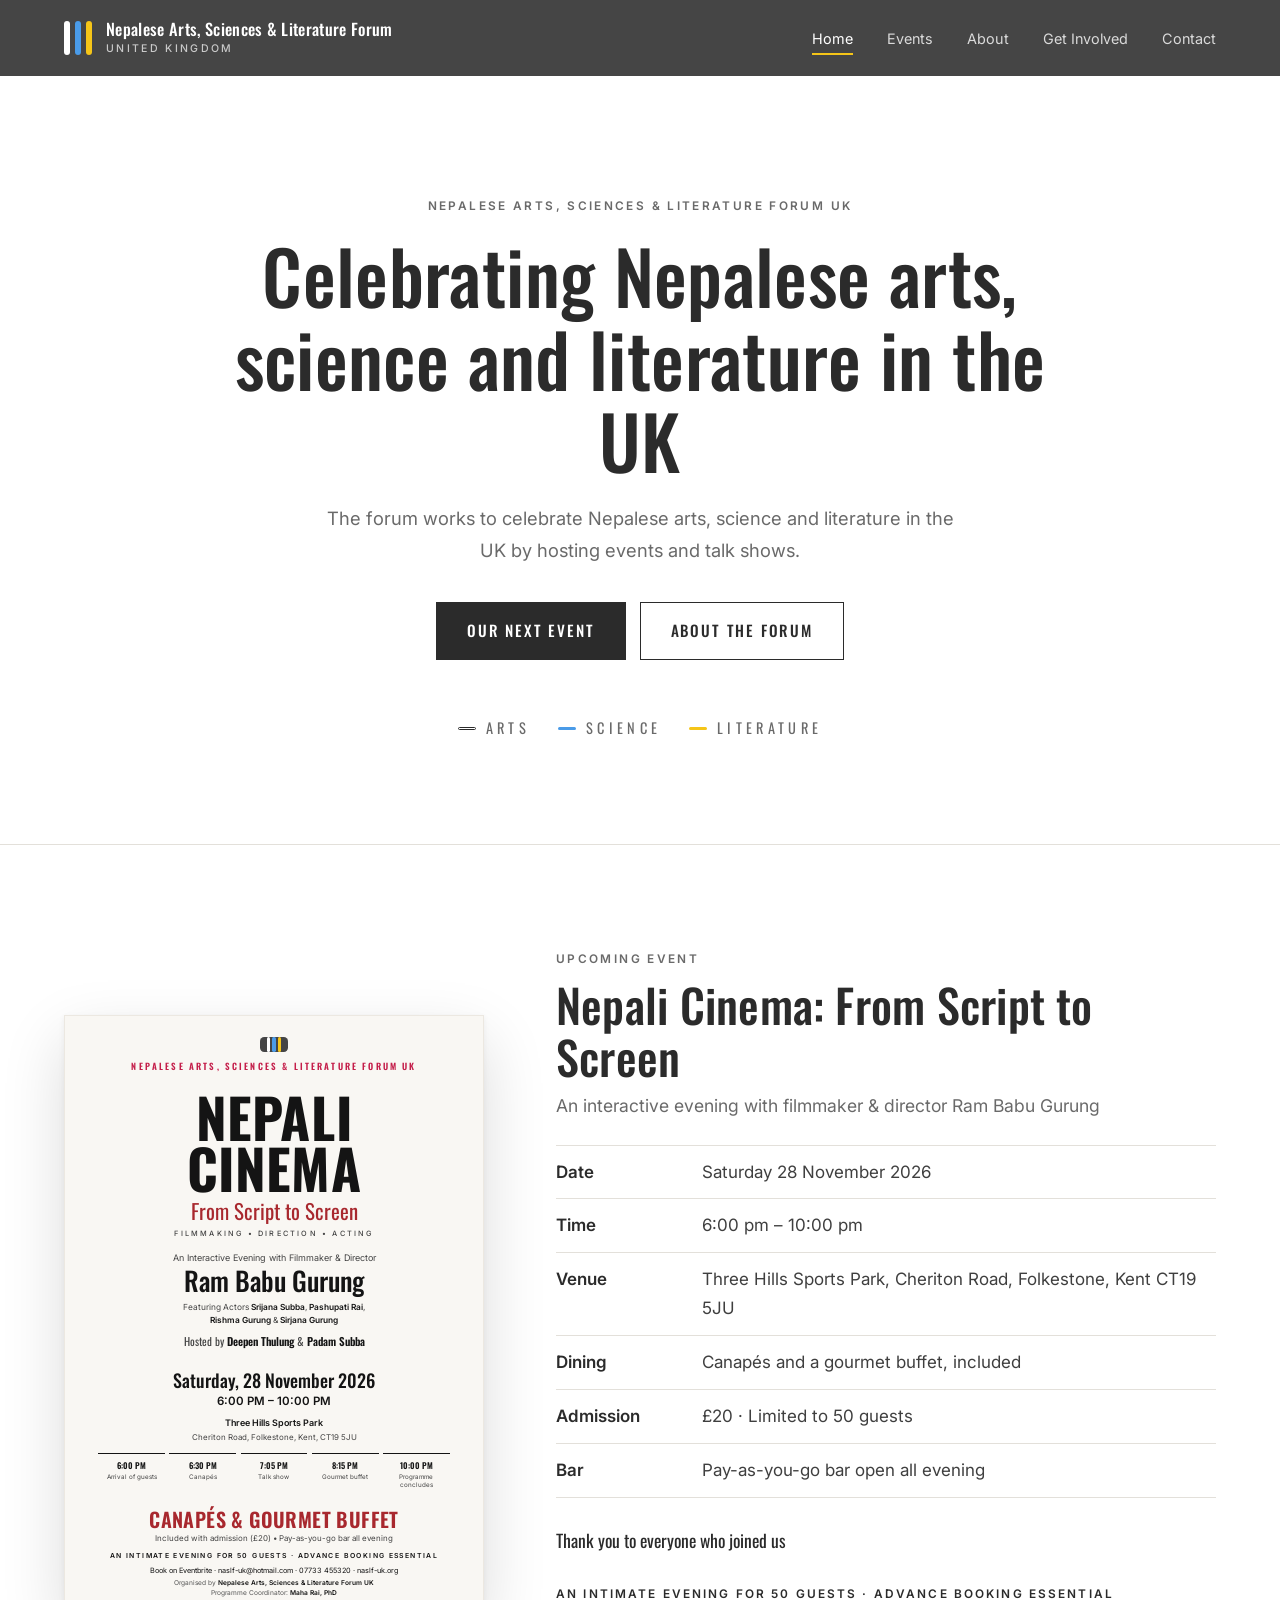
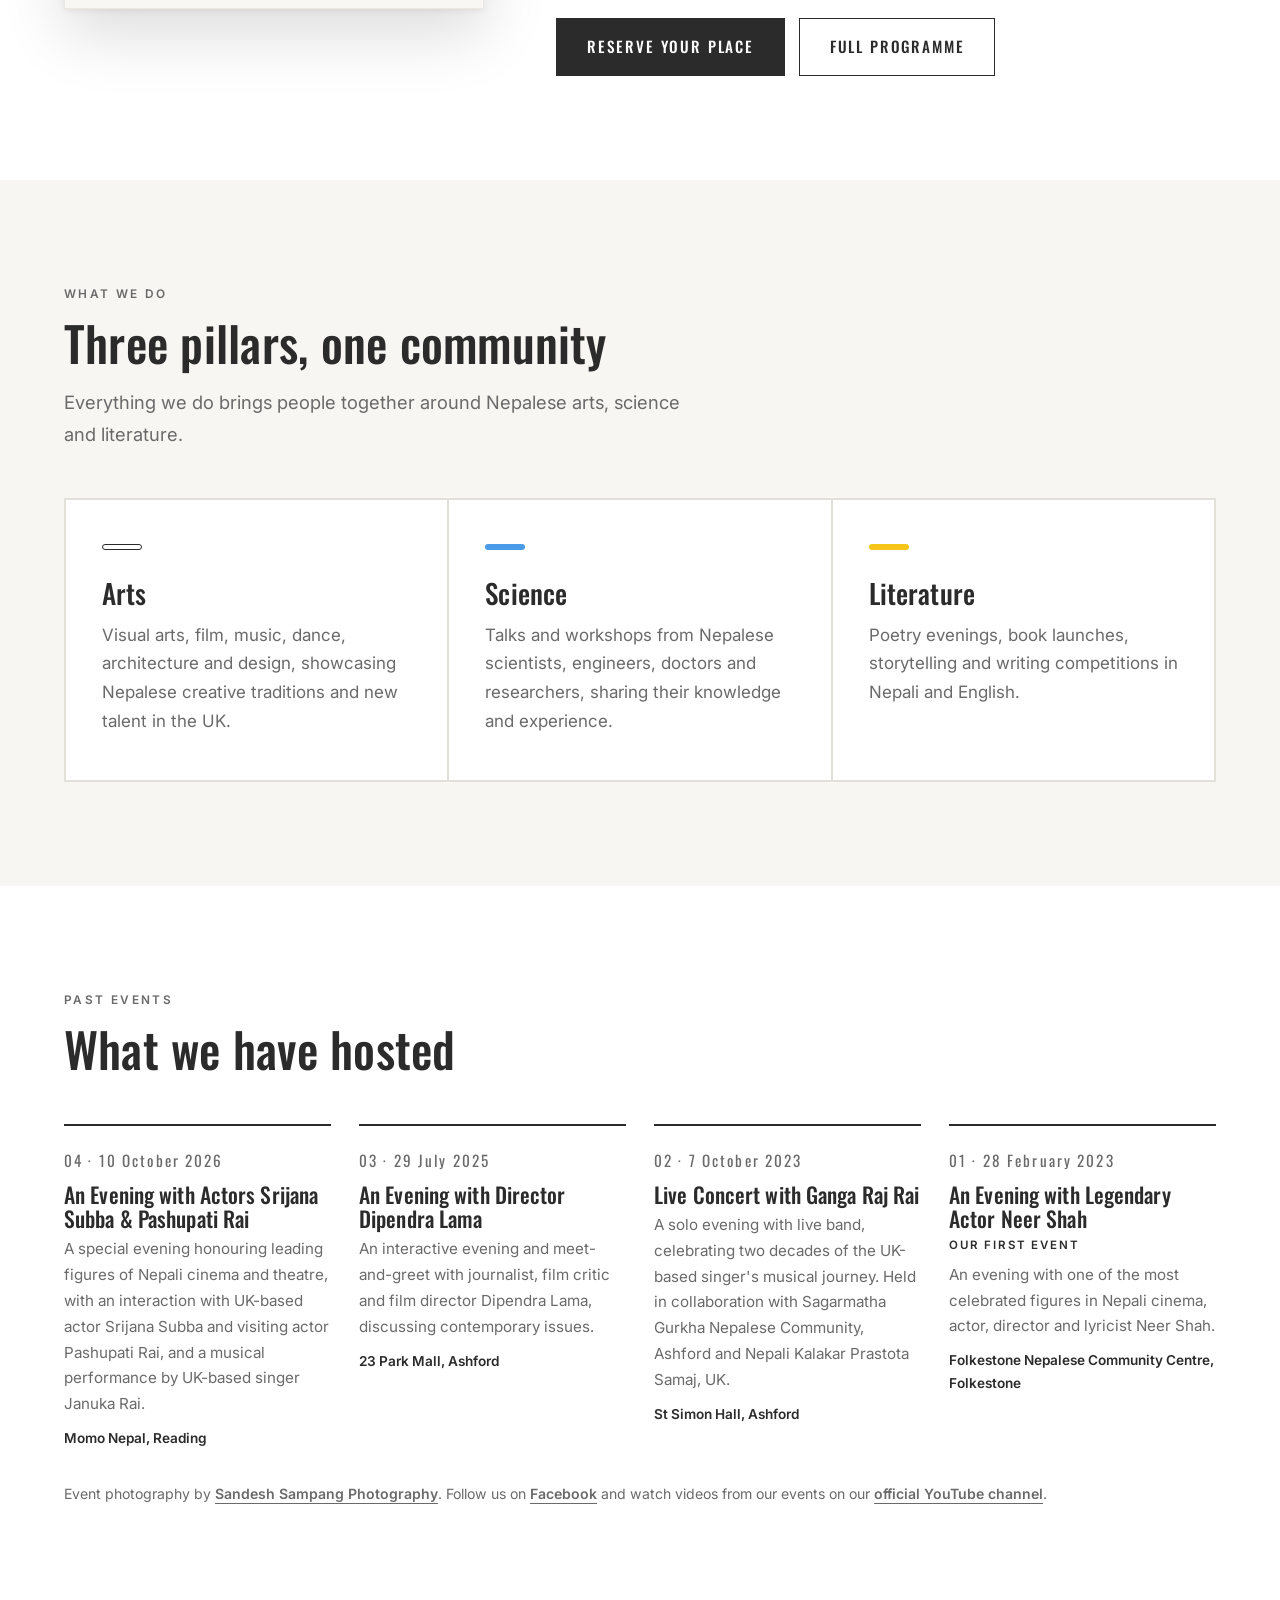
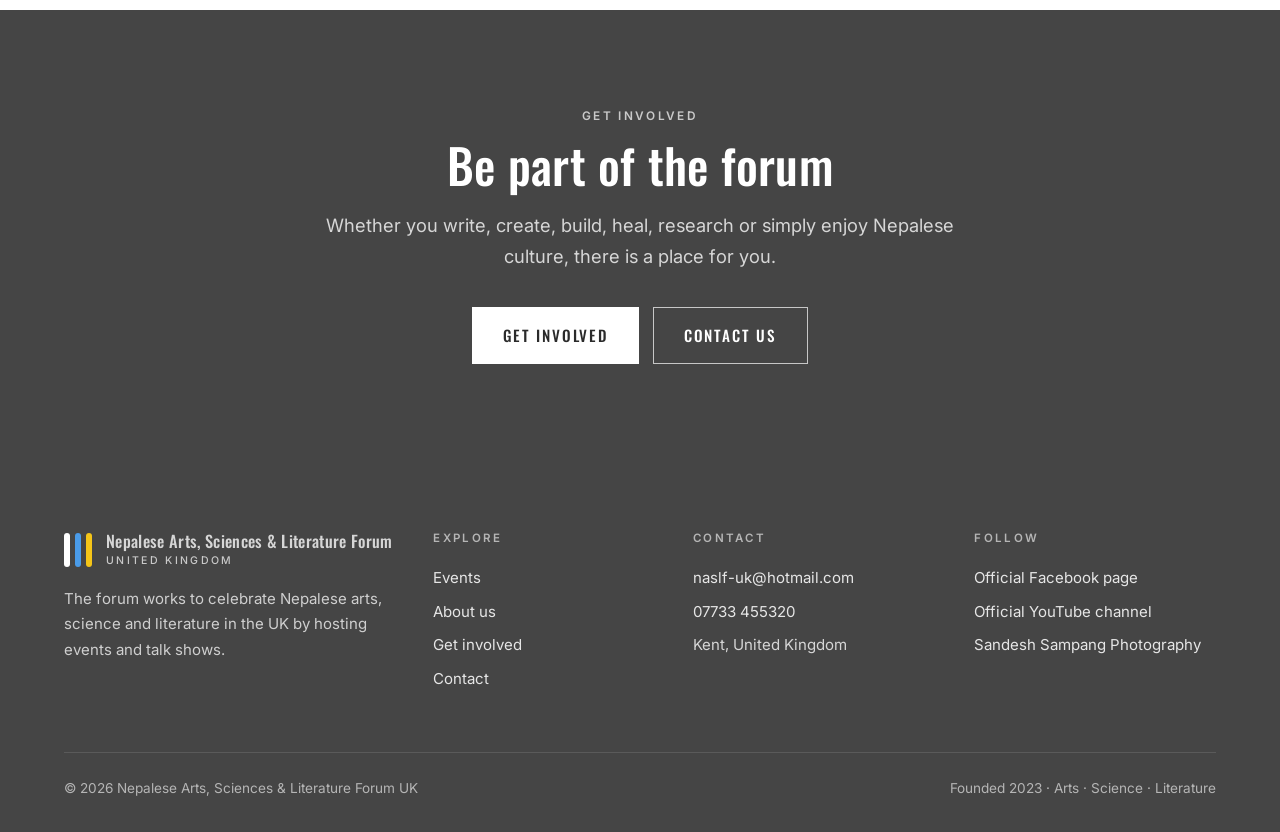
<file: index.html>
<!DOCTYPE html>
<html lang="en-GB">
<head>
  <!-- Home page. Design: style.css. Script: script.js.
       The header and footer are repeated on every page: if you change the menu, change it on every page. -->
  <meta charset="UTF-8">
  <meta name="viewport" content="width=device-width, initial-scale=1.0">
  <title>Nepalese Arts, Sciences & Literature Forum UK</title>
  <meta name="description" content="The forum works to celebrate Nepalese arts, science and literature in the UK by hosting events and talk shows.">
  <link rel="canonical" href="https://naslf-uk.org/">
  <meta property="og:type" content="website">
  <meta property="og:site_name" content="Nepalese Arts, Sciences & Literature Forum UK">
  <meta property="og:title" content="Nepalese Arts, Sciences & Literature Forum UK">
  <meta property="og:description" content="The forum works to celebrate Nepalese arts, science and literature in the UK by hosting events and talk shows.">
  <meta property="og:url" content="https://naslf-uk.org/">
  <meta name="theme-color" content="#454545">
  <link rel="icon" href="favicon.svg" type="image/svg+xml">
  <link rel="preconnect" href="https://fonts.googleapis.com">
  <link rel="preconnect" href="https://fonts.gstatic.com" crossorigin>
  <link href="https://fonts.googleapis.com/css2?family=Inter:wght@400;500;600&family=Oswald:wght@400;500;600;700&display=swap" rel="stylesheet">
  <link rel="stylesheet" href="style.css">
</head>
<body>

  <a class="skip-link" href="#main">Skip to content</a>

  <header class="site-header">
    <nav class="container nav" aria-label="Main">
      <a href="index.html" class="brand">
        <div class="logo-mark" aria-hidden="true"><span></span><span></span><span></span></div>
        <span class="brand-name">Nepalese Arts, Sciences &amp; Literature Forum<small>United Kingdom</small></span>
      </a>
      <button class="menu-btn" type="button" aria-label="Menu" aria-expanded="false" aria-controls="nav-links">
        <svg width="26" height="26" viewBox="0 0 24 24" fill="none" stroke="currentColor" stroke-width="2" stroke-linecap="round" aria-hidden="true"><path d="M3 6h18M3 12h18M3 18h18"/></svg>
      </button>
      <ul class="nav-links" id="nav-links">
          <li><a href="index.html" aria-current="page">Home</a></li>
          <li><a href="events.html">Events</a></li>
          <li><a href="about.html">About</a></li>
          <li><a href="get-involved.html">Get Involved</a></li>
          <li><a href="contact.html">Contact</a></li>
      </ul>
    </nav>
  </header>

  <main id="main">

    <section class="hero">
      <div class="container">
        <p class="eyebrow">Nepalese Arts, Sciences &amp; Literature Forum UK</p>
        <h1>Celebrating Nepalese arts, science and literature in the UK</h1>
        <p class="lead">The forum works to celebrate Nepalese arts, science and literature in the UK by hosting events and talk shows.</p>
        <div class="btn-row" style="justify-content:center">
          <a href="events.html" class="btn btn-dark">Our next event</a>
          <a href="about.html" class="btn btn-outline">About the forum</a>
        </div>
        <div class="pillar-words" aria-hidden="true">
          <span><i style="background:#fff;border:1.5px solid #2B2B2B"></i>Arts</span>
          <span><i style="background:var(--science)"></i>Science</span>
          <span><i style="background:var(--literature)"></i>Literature</span>
        </div>
      </div>
    </section>

    <section id="event">
      <div class="container feature">
        <div class="poster-wrap">
          <!-- EVENT POSTER: built in HTML so it stays sharp at any size -->
          <figure class="poster" aria-label="Event poster: Nepali Cinema, From Script to Screen. Saturday 28 November 2026, 6 to 10 pm, Three Hills Sports Park, Folkestone. Canapés and gourmet buffet included.">
            <div class="poster-inner">
              <span class="logo-tile" aria-hidden="true"><div class="logo-mark" aria-hidden="true"><span></span><span></span><span></span></div></span>
              <p class="p-forum">NEPALESE ARTS, SCIENCES &amp; LITERATURE FORUM UK</p>
              <div class="p-rule"></div>
              <p class="p-title">NEPALI<br>CINEMA</p>
              <p class="p-sub">From Script to Screen</p>
              <p class="p-tags">FILMMAKING • DIRECTION • ACTING</p>
              <p class="p-intro">An Interactive Evening with Filmmaker &amp; Director</p>
              <p class="p-name">Ram Babu Gurung</p>
              <p class="p-feat">Featuring Actors <strong>Srijana Subba</strong>, <strong>Pashupati Rai</strong>,<br><strong>Rishma Gurung</strong> &amp; <strong>Sirjana Gurung</strong></p>
              <p class="p-host">Hosted by <strong>Deepen Thulung</strong> &amp; <strong>Padam Subba</strong></p>
              <div class="p-line"></div>
              <p class="p-date">Saturday, 28 November 2026</p>
              <p class="p-time">6:00 PM – 10:00 PM</p>
              <p class="p-venue">Three Hills Sports Park</p>
              <p class="p-addr">Cheriton Road, Folkestone, Kent, CT19 5JU</p>
              <div class="p-order">
                <div><b>6:00 PM</b><span>Arrival of guests</span></div>
                <div><b>6:30 PM</b><span>Canapés</span></div>
                <div><b>7:05 PM</b><span>Talk show</span></div>
                <div><b>8:15 PM</b><span>Gourmet buffet</span></div>
                <div><b>10:00 PM</b><span>Programme concludes</span></div>
              </div>
              <div class="p-line"></div>
              <p class="p-price">CANAPÉS &amp; GOURMET BUFFET</p>
              <p class="p-inc">Included with admission (£20) • Pay-as-you-go bar all evening</p>
              <p class="p-reserve">AN INTIMATE EVENING FOR 50 GUESTS · ADVANCE BOOKING ESSENTIAL</p>
              <p class="p-contact">Book on Eventbrite · naslf-uk@hotmail.com · 07733 455320 · naslf-uk.org</p>
              <div class="p-foot">
                <p>Organised by <strong>Nepalese Arts, Sciences &amp; Literature Forum UK</strong></p>
                <p>Programme Coordinator: <strong>Maha Rai, PhD</strong></p>
              </div>
            </div>
          </figure>
        </div>
        <div>
          <p class="eyebrow">Upcoming event</p>
          <h2>Nepali Cinema: From Script to Screen</h2>
          <p class="subtitle">An interactive evening with filmmaker &amp; director Ram Babu Gurung</p>
          <dl class="facts">
            <div><dt>Date</dt><dd>Saturday 28 November 2026</dd></div>
            <div><dt>Time</dt><dd>6:00 pm – 10:00 pm</dd></div>
            <div><dt>Venue</dt><dd>Three Hills Sports Park, Cheriton Road, Folkestone, Kent CT19 5JU</dd></div>
            <div><dt>Dining</dt><dd>Canapés and a gourmet buffet, included</dd></div>
            <div><dt>Admission</dt><dd>£20 · Limited to 50 guests</dd></div>
            <div><dt>Bar</dt><dd>Pay-as-you-go bar open all evening</dd></div>
          </dl>
          <div class="countdown" data-countdown aria-label="Time until the event">
            <div><span data-days>--</span><small>Days</small></div>
            <div><span data-hours>--</span><small>Hours</small></div>
            <div><span data-mins>--</span><small>Minutes</small></div>
          </div>
          <p class="note">An intimate evening for 50 guests · Advance booking essential</p>
          <div class="btn-row">
            <a href="https://www.eventbrite.co.uk/e/nepali-cinema-from-script-to-screen-an-evening-with-ram-babu-gurung-tickets-2004977214822" target="_blank" rel="noopener" class="btn btn-dark">Reserve your place</a>
            <a href="events.html" class="btn btn-outline">Full programme</a>
          </div>
        </div>
      </div>
    </section>

    <section class="soft">
      <div class="container">
        <p class="eyebrow">What we do</p>
        <h2 class="section-title">Three pillars, one community</h2>
        <p class="lead">Everything we do brings people together around Nepalese arts, science and literature.</p>
        <div class="pillar-grid">
          <article class="pillar">
            <div class="pillar-bar bar-arts"></div>
            <h3>Arts</h3>
            <p>Visual arts, film, music, dance, architecture and design, showcasing Nepalese creative traditions and new talent in the UK.</p>
          </article>
          <article class="pillar">
            <div class="pillar-bar bar-science"></div>
            <h3>Science</h3>
            <p>Talks and workshops from Nepalese scientists, engineers, doctors and researchers, sharing their knowledge and experience.</p>
          </article>
          <article class="pillar">
            <div class="pillar-bar bar-literature"></div>
            <h3>Literature</h3>
            <p>Poetry evenings, book launches, storytelling and writing competitions in Nepali and English.</p>
          </article>
        </div>
      </div>
    </section>

    <section>
      <div class="container">
        <p class="eyebrow">Past events</p>
        <h2 class="section-title">What we have hosted</h2>
        <div class="past-grid">
          <!-- Add new past events at the START of this list -->
          <article class="past">
            <p class="past-num">04 · 10 October 2026</p>
            <h3>An Evening with Actors Srijana Subba &amp; Pashupati Rai</h3>
            <p>A special evening honouring leading figures of Nepali cinema and theatre, with an interaction with UK-based actor Srijana Subba and visiting actor Pashupati Rai, and a musical performance by UK-based singer Januka Rai.</p>
            <p class="past-place">Momo Nepal, Reading</p>
          </article>
          <article class="past">
            <p class="past-num">03 · 29 July 2025</p>
            <h3>An Evening with Director Dipendra Lama</h3>
            <p>An interactive evening and meet-and-greet with journalist, film critic and film director Dipendra Lama, discussing contemporary issues.</p>
            <p class="past-place">23 Park Mall, Ashford</p>
          </article>
          <article class="past">
            <p class="past-num">02 · 7 October 2023</p>
            <h3>Live Concert with Ganga Raj Rai</h3>
            <p>A solo evening with live band, celebrating two decades of the UK-based singer's musical journey. Held in collaboration with Sagarmatha Gurkha Nepalese Community, Ashford and Nepali Kalakar Prastota Samaj, UK.</p>
            <p class="past-place">St Simon Hall, Ashford</p>
          </article>
          <article class="past">
            <p class="past-num">01 · 28 February 2023</p>
            <h3>An Evening with Legendary Actor Neer Shah</h3>
            <p class="past-first">Our first event</p>
            <p>An evening with one of the most celebrated figures in Nepali cinema, actor, director and lyricist Neer Shah.</p>
            <p class="past-place">Folkestone Nepalese Community Centre, Folkestone</p>
          </article>
        </div>
        <p class="small-note" style="margin-top:32px">Event photography by <a href="https://www.facebook.com/profile.php?id=61596335881298" target="_blank" rel="noopener" class="text-link">Sandesh Sampang Photography</a>. Follow us on <a href="https://www.facebook.com/profile.php?id=61596669211249" target="_blank" rel="noopener" class="text-link">Facebook</a> and watch videos from our events on our <a href="https://www.youtube.com/@gangamusictv/videos" target="_blank" rel="noopener" class="text-link">official YouTube channel</a>.</p>
      </div>
    </section>

    <section class="band">
      <div class="container">
        <p class="eyebrow">Get involved</p>
        <h2 class="section-title">Be part of the forum</h2>
        <p class="lead">Whether you write, create, build, heal, research or simply enjoy Nepalese culture, there is a place for you.</p>
        <div class="btn-row" style="justify-content:center">
          <a href="get-involved.html" class="btn btn-light">Get involved</a>
          <a href="contact.html" class="btn btn-ghost">Contact us</a>
        </div>
      </div>
    </section>
  </main>

  <footer class="site-footer">
    <div class="container">
      <div class="footer-grid">
        <div class="footer-brand">
          <div class="brand"><div class="logo-mark" aria-hidden="true"><span></span><span></span><span></span></div><span class="brand-name">Nepalese Arts, Sciences &amp; Literature Forum<small>United Kingdom</small></span></div>
          <p>The forum works to celebrate Nepalese arts, science and literature in the UK by hosting events and talk shows.</p>
        </div>
        <div>
          <h4>Explore</h4>
          <ul>
            <li><a href="events.html">Events</a></li>
            <li><a href="about.html">About us</a></li>
            <li><a href="get-involved.html">Get involved</a></li>
            <li><a href="contact.html">Contact</a></li>
          </ul>
        </div>
        <div>
          <h4>Contact</h4>
          <ul>
            <li><a href="mailto:naslf-uk@hotmail.com">naslf-uk@hotmail.com</a></li>
            <li><a href="tel:07733455320">07733 455320</a></li>
            <li>Kent, United Kingdom</li>
          </ul>
        </div>
        <div>
          <h4>Follow</h4>
          <ul>
            <li><a href="https://www.facebook.com/profile.php?id=61596669211249" target="_blank" rel="noopener">Official Facebook page</a></li>
            <li><a href="https://www.youtube.com/@gangamusictv/videos" target="_blank" rel="noopener">Official YouTube channel</a></li>
            <li><a href="https://www.facebook.com/profile.php?id=61596335881298" target="_blank" rel="noopener">Sandesh Sampang Photography</a></li>
          </ul>
        </div>
      </div>
      <div class="footer-bottom">
        <span>&copy; <span data-year>2026</span> Nepalese Arts, Sciences &amp; Literature Forum UK</span>
        <span>Founded 2023 · Arts · Science · Literature</span>
      </div>
    </div>
  </footer>

  <script src="script.js"></script>
</body>
</html>
</file>
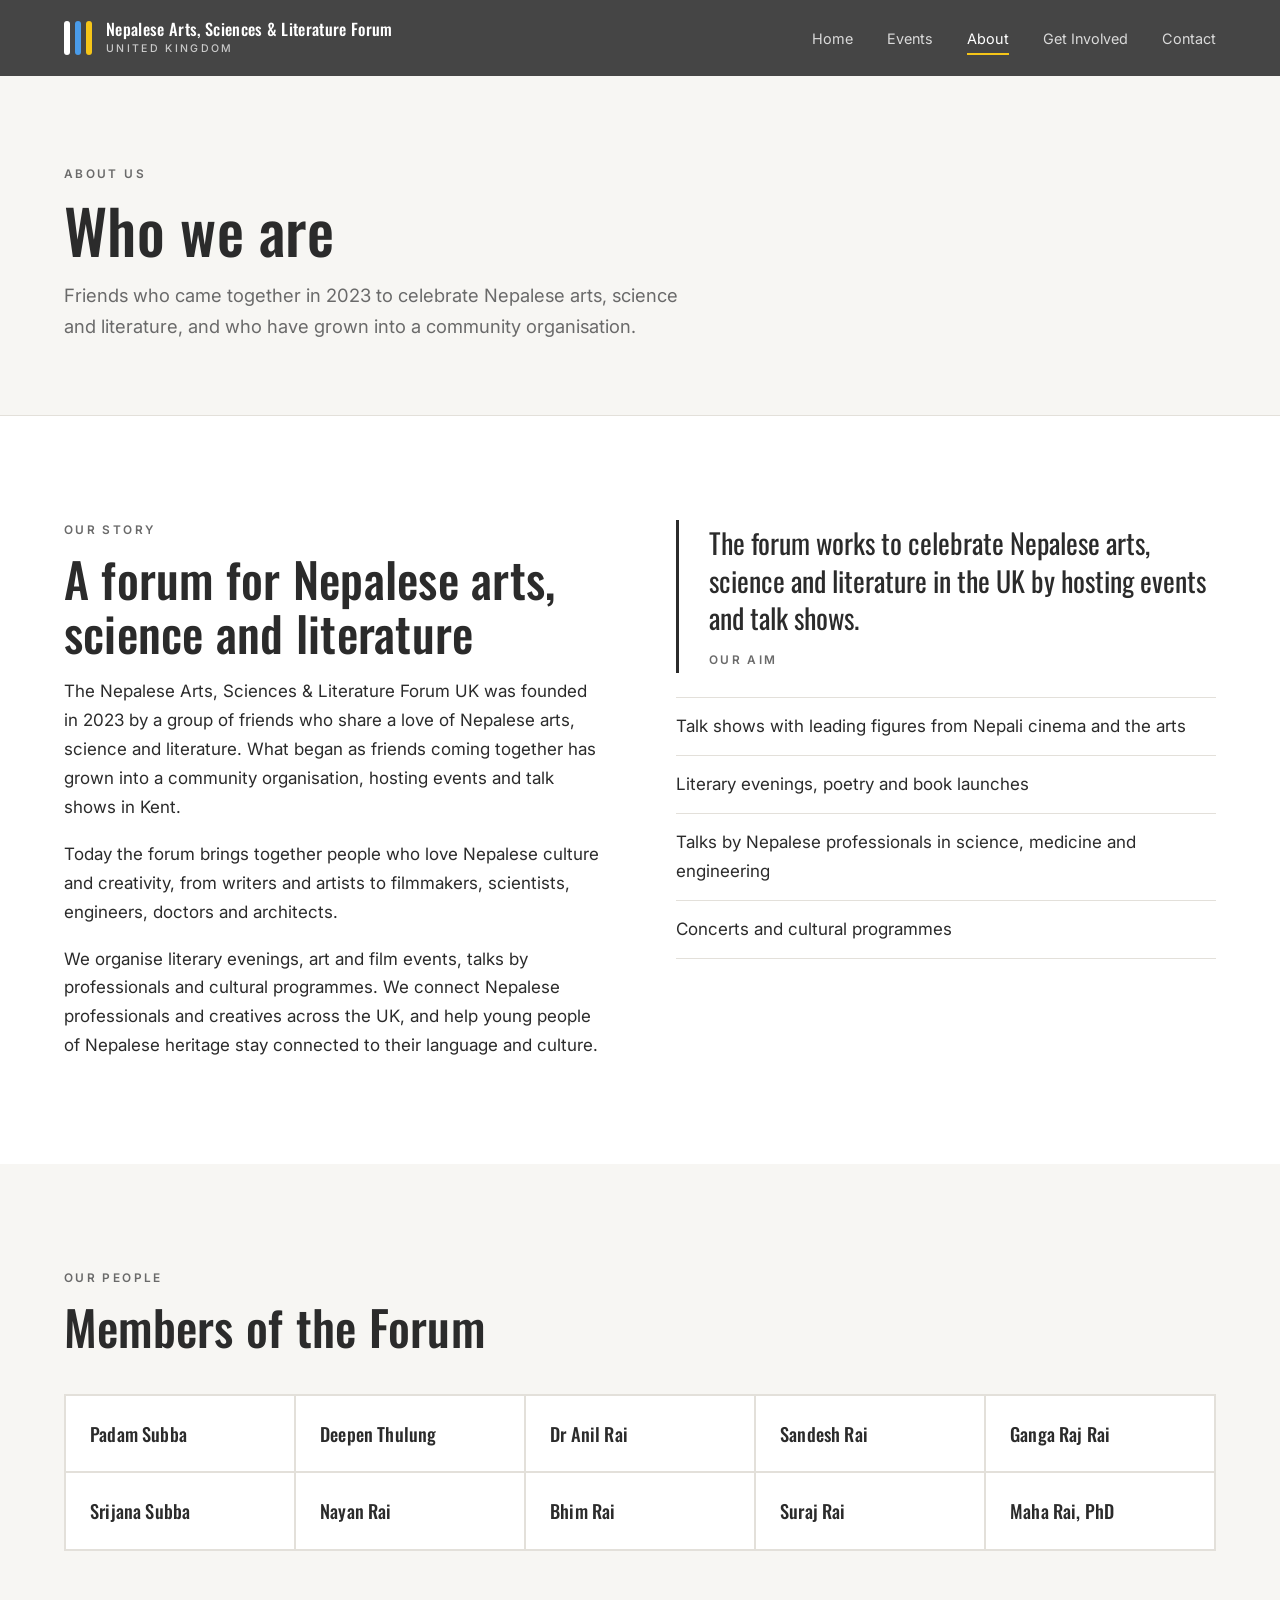
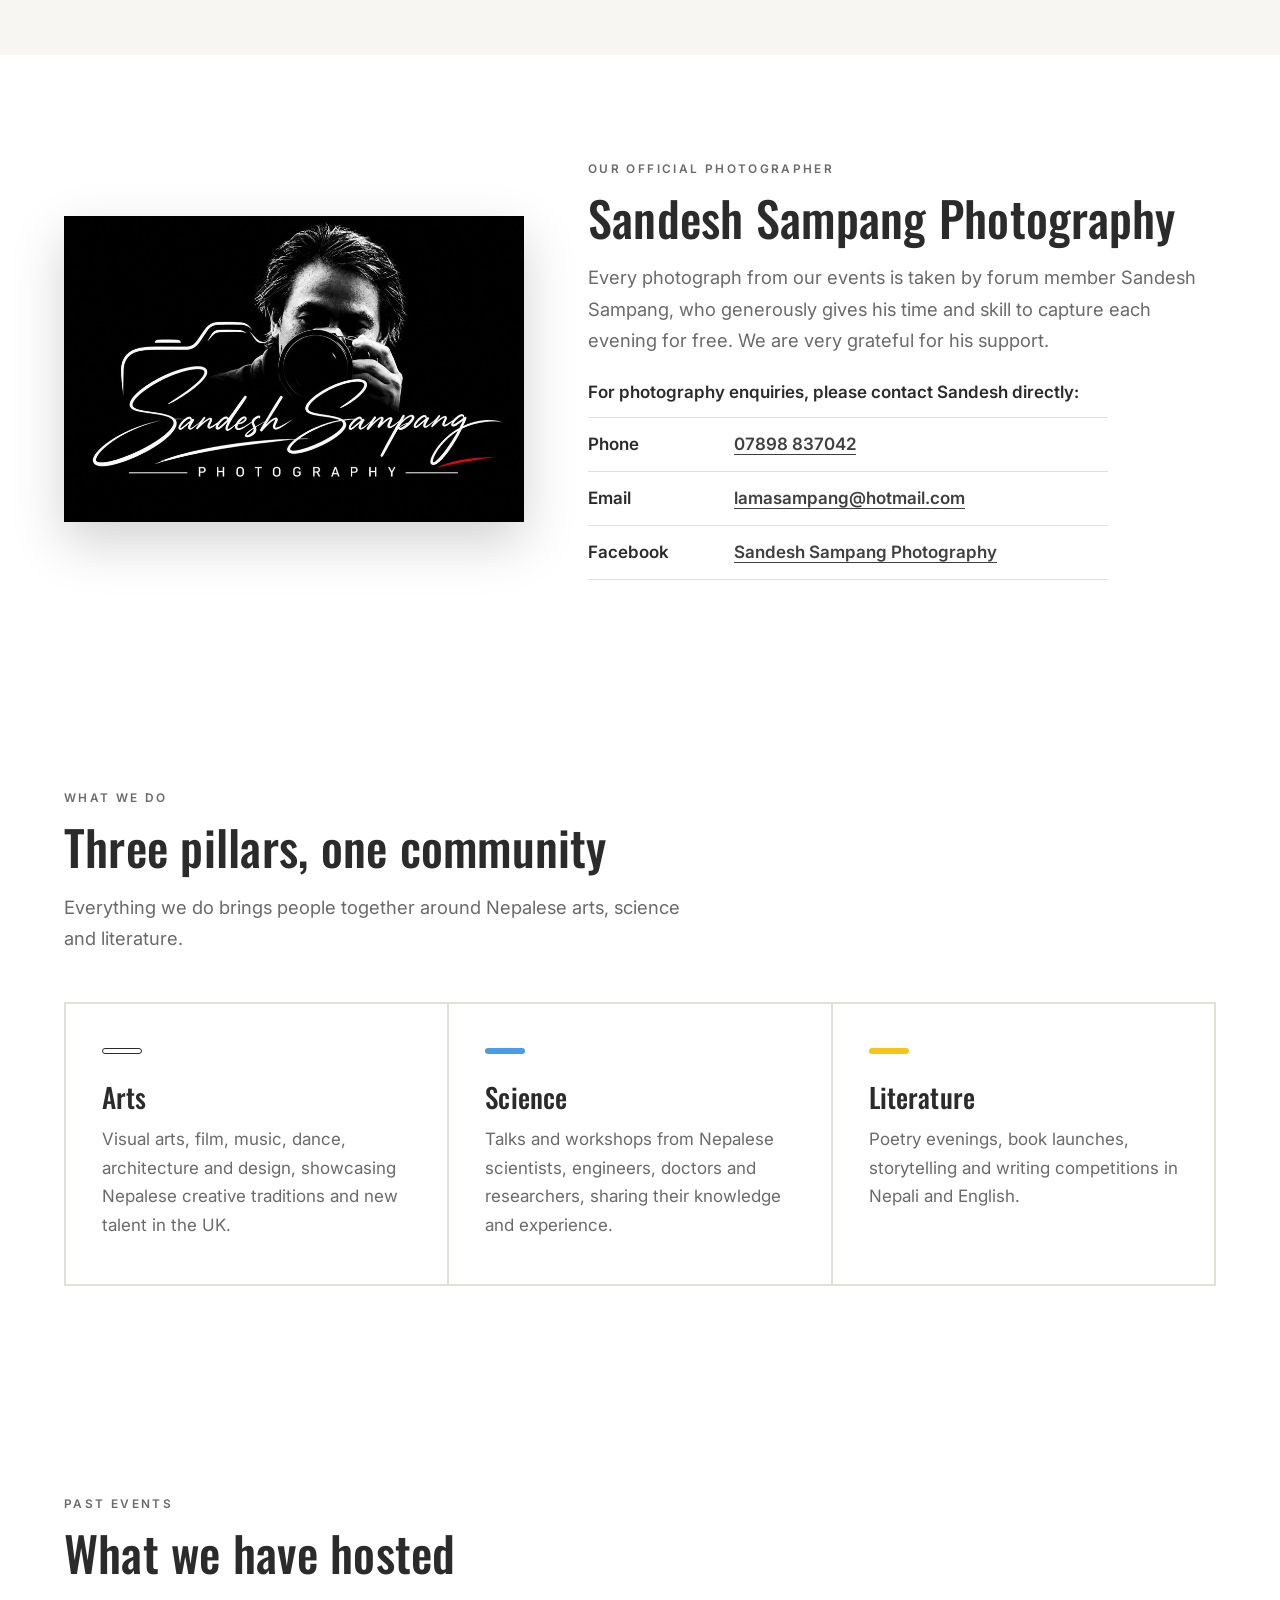
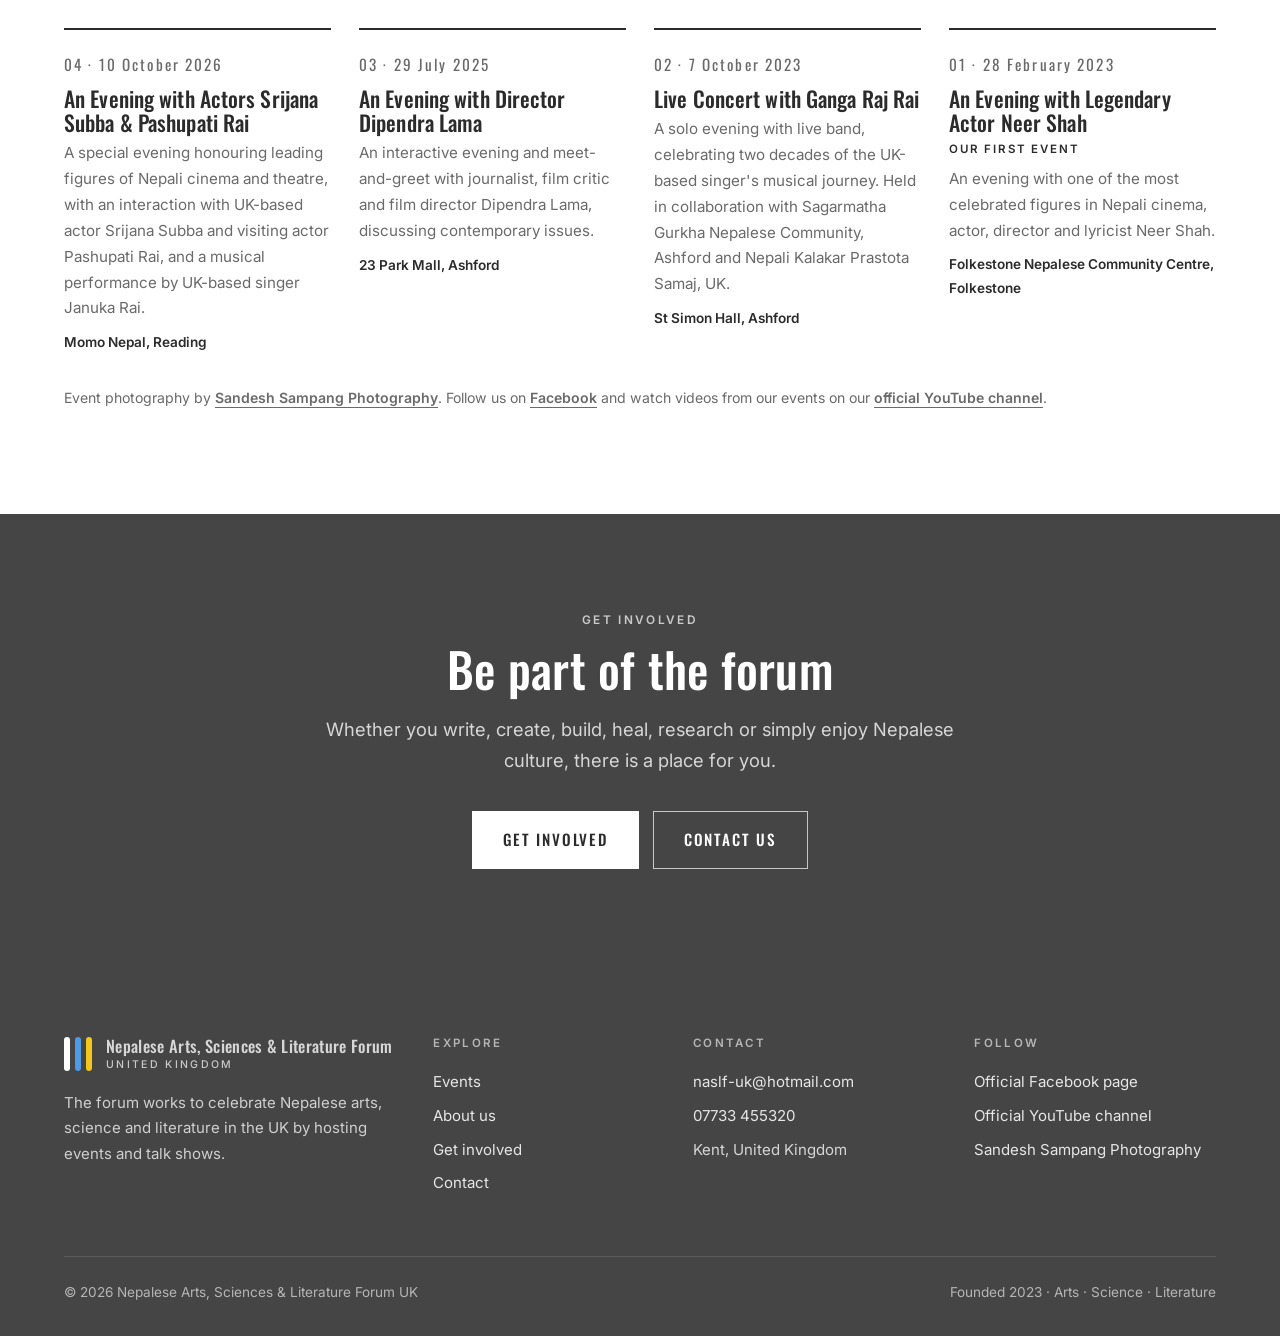
<file: about.html>
<!DOCTYPE html>
<html lang="en-GB">
<head>
  <!-- About page. Design: style.css. Script: script.js.
       The header and footer are repeated on every page: if you change the menu, change it on every page. -->
  <meta charset="UTF-8">
  <meta name="viewport" content="width=device-width, initial-scale=1.0">
  <title>About | Nepalese Arts, Sciences & Literature Forum UK</title>
  <meta name="description" content="Founded in 2023 by friends, now a community organisation celebrating Nepalese arts, science and literature in the UK.">
  <link rel="canonical" href="https://naslf-uk.org/about">
  <meta property="og:type" content="website">
  <meta property="og:site_name" content="Nepalese Arts, Sciences & Literature Forum UK">
  <meta property="og:title" content="About | Nepalese Arts, Sciences & Literature Forum UK">
  <meta property="og:description" content="Founded in 2023 by friends, now a community organisation celebrating Nepalese arts, science and literature in the UK.">
  <meta property="og:url" content="https://naslf-uk.org/about">
  <meta name="theme-color" content="#454545">
  <link rel="icon" href="favicon.svg" type="image/svg+xml">
  <link rel="preconnect" href="https://fonts.googleapis.com">
  <link rel="preconnect" href="https://fonts.gstatic.com" crossorigin>
  <link href="https://fonts.googleapis.com/css2?family=Inter:wght@400;500;600&family=Oswald:wght@400;500;600;700&display=swap" rel="stylesheet">
  <link rel="stylesheet" href="style.css">
</head>
<body>

  <a class="skip-link" href="#main">Skip to content</a>

  <header class="site-header">
    <nav class="container nav" aria-label="Main">
      <a href="index.html" class="brand">
        <div class="logo-mark" aria-hidden="true"><span></span><span></span><span></span></div>
        <span class="brand-name">Nepalese Arts, Sciences &amp; Literature Forum<small>United Kingdom</small></span>
      </a>
      <button class="menu-btn" type="button" aria-label="Menu" aria-expanded="false" aria-controls="nav-links">
        <svg width="26" height="26" viewBox="0 0 24 24" fill="none" stroke="currentColor" stroke-width="2" stroke-linecap="round" aria-hidden="true"><path d="M3 6h18M3 12h18M3 18h18"/></svg>
      </button>
      <ul class="nav-links" id="nav-links">
          <li><a href="index.html">Home</a></li>
          <li><a href="events.html">Events</a></li>
          <li><a href="about.html" aria-current="page">About</a></li>
          <li><a href="get-involved.html">Get Involved</a></li>
          <li><a href="contact.html">Contact</a></li>
      </ul>
    </nav>
  </header>

  <main id="main">

    <section class="page-head">
      <div class="container">
        <p class="eyebrow">About us</p>
        <h1>Who we are</h1>
        <p class="lead">Friends who came together in 2023 to celebrate Nepalese arts, science and literature, and who have grown into a community organisation.</p>
      </div>
    </section>

    <section>
      <div class="container two-col">
        <div class="prose">
          <p class="eyebrow">Our story</p>
          <h2 class="section-title">A forum for Nepalese arts, science and literature</h2>
          <p>The Nepalese Arts, Sciences &amp; Literature Forum UK was founded in 2023 by a group of friends who share a love of Nepalese arts, science and literature. What began as friends coming together has grown into a community organisation, hosting events and talk shows in Kent.</p>
          <p>Today the forum brings together people who love Nepalese culture and creativity, from writers and artists to filmmakers, scientists, engineers, doctors and architects.</p>
          <p>We organise literary evenings, art and film events, talks by professionals and cultural programmes. We connect Nepalese professionals and creatives across the UK, and help young people of Nepalese heritage stay connected to their language and culture.</p>
        </div>
        <div>
          <blockquote class="aim">The forum works to celebrate Nepalese arts, science and literature in the UK by hosting events and talk shows.<small>Our aim</small></blockquote>
          <ul class="activity-list">
            <li>Talk shows with leading figures from Nepali cinema and the arts</li>
            <li>Literary evenings, poetry and book launches</li>
            <li>Talks by Nepalese professionals in science, medicine and engineering</li>
            <li>Concerts and cultural programmes</li>
          </ul>
        </div>
      </div>
    </section>


    <section class="soft" id="members">
      <div class="container">
        <p class="eyebrow">Our people</p>
        <h2 class="section-title">Members of the Forum</h2>
        <!-- To add a member, copy one <li> line and change the name -->
        <ul class="member-grid">
          <li>Padam Subba</li>
          <li>Deepen Thulung</li>
          <li>Dr Anil Rai</li>
          <li>Sandesh Rai</li>
          <li>Ganga Raj Rai</li>
          <li>Srijana Subba</li>
          <li>Nayan Rai</li>
          <li>Bhim Rai</li>
          <li>Suraj Rai</li>
          <li>Maha Rai, PhD</li>
        </ul>
      </div>
    </section>

    <section id="photographer">
      <div class="container photog">
        <div class="photog-logo">
          <img src="sandesh-sampang-photography.jpg" alt="Sandesh Sampang Photography logo" width="900" height="600" loading="lazy">
        </div>
        <div>
          <p class="eyebrow">Our official photographer</p>
          <h2 class="section-title">Sandesh Sampang Photography</h2>
          <p class="lead">Every photograph from our events is taken by forum member Sandesh Sampang, who generously gives his time and skill to capture each evening for free. We are very grateful for his support.</p>
          <p class="photog-ask">For photography enquiries, please contact Sandesh directly:</p>
          <dl class="facts photog-facts">
            <div><dt>Phone</dt><dd><a href="tel:07898837042" class="text-link">07898 837042</a></dd></div>
            <div><dt>Email</dt><dd><a href="mailto:lamasampang@hotmail.com" class="text-link">lamasampang@hotmail.com</a></dd></div>
            <div><dt>Facebook</dt><dd><a href="https://www.facebook.com/profile.php?id=61596335881298" target="_blank" rel="noopener" class="text-link">Sandesh Sampang Photography</a></dd></div>
          </dl>
        </div>
      </div>
    </section>
    <section>
      <div class="container">
        <p class="eyebrow">What we do</p>
        <h2 class="section-title">Three pillars, one community</h2>
        <p class="lead">Everything we do brings people together around Nepalese arts, science and literature.</p>
        <div class="pillar-grid">
          <article class="pillar">
            <div class="pillar-bar bar-arts"></div>
            <h3>Arts</h3>
            <p>Visual arts, film, music, dance, architecture and design, showcasing Nepalese creative traditions and new talent in the UK.</p>
          </article>
          <article class="pillar">
            <div class="pillar-bar bar-science"></div>
            <h3>Science</h3>
            <p>Talks and workshops from Nepalese scientists, engineers, doctors and researchers, sharing their knowledge and experience.</p>
          </article>
          <article class="pillar">
            <div class="pillar-bar bar-literature"></div>
            <h3>Literature</h3>
            <p>Poetry evenings, book launches, storytelling and writing competitions in Nepali and English.</p>
          </article>
        </div>
      </div>
    </section>

    <section>
      <div class="container">
        <p class="eyebrow">Past events</p>
        <h2 class="section-title">What we have hosted</h2>
        <div class="past-grid">
          <!-- Add new past events at the START of this list -->
          <article class="past">
            <p class="past-num">04 · 10 October 2026</p>
            <h3>An Evening with Actors Srijana Subba &amp; Pashupati Rai</h3>
            <p>A special evening honouring leading figures of Nepali cinema and theatre, with an interaction with UK-based actor Srijana Subba and visiting actor Pashupati Rai, and a musical performance by UK-based singer Januka Rai.</p>
            <p class="past-place">Momo Nepal, Reading</p>
          </article>
          <article class="past">
            <p class="past-num">03 · 29 July 2025</p>
            <h3>An Evening with Director Dipendra Lama</h3>
            <p>An interactive evening and meet-and-greet with journalist, film critic and film director Dipendra Lama, discussing contemporary issues.</p>
            <p class="past-place">23 Park Mall, Ashford</p>
          </article>
          <article class="past">
            <p class="past-num">02 · 7 October 2023</p>
            <h3>Live Concert with Ganga Raj Rai</h3>
            <p>A solo evening with live band, celebrating two decades of the UK-based singer's musical journey. Held in collaboration with Sagarmatha Gurkha Nepalese Community, Ashford and Nepali Kalakar Prastota Samaj, UK.</p>
            <p class="past-place">St Simon Hall, Ashford</p>
          </article>
          <article class="past">
            <p class="past-num">01 · 28 February 2023</p>
            <h3>An Evening with Legendary Actor Neer Shah</h3>
            <p class="past-first">Our first event</p>
            <p>An evening with one of the most celebrated figures in Nepali cinema, actor, director and lyricist Neer Shah.</p>
            <p class="past-place">Folkestone Nepalese Community Centre, Folkestone</p>
          </article>
        </div>
        <p class="small-note" style="margin-top:32px">Event photography by <a href="https://www.facebook.com/profile.php?id=61596335881298" target="_blank" rel="noopener" class="text-link">Sandesh Sampang Photography</a>. Follow us on <a href="https://www.facebook.com/profile.php?id=61596669211249" target="_blank" rel="noopener" class="text-link">Facebook</a> and watch videos from our events on our <a href="https://www.youtube.com/@gangamusictv/videos" target="_blank" rel="noopener" class="text-link">official YouTube channel</a>.</p>
      </div>
    </section>

    <section class="band">
      <div class="container">
        <p class="eyebrow">Get involved</p>
        <h2 class="section-title">Be part of the forum</h2>
        <p class="lead">Whether you write, create, build, heal, research or simply enjoy Nepalese culture, there is a place for you.</p>
        <div class="btn-row" style="justify-content:center">
          <a href="get-involved.html" class="btn btn-light">Get involved</a>
          <a href="contact.html" class="btn btn-ghost">Contact us</a>
        </div>
      </div>
    </section>
  </main>

  <footer class="site-footer">
    <div class="container">
      <div class="footer-grid">
        <div class="footer-brand">
          <div class="brand"><div class="logo-mark" aria-hidden="true"><span></span><span></span><span></span></div><span class="brand-name">Nepalese Arts, Sciences &amp; Literature Forum<small>United Kingdom</small></span></div>
          <p>The forum works to celebrate Nepalese arts, science and literature in the UK by hosting events and talk shows.</p>
        </div>
        <div>
          <h4>Explore</h4>
          <ul>
            <li><a href="events.html">Events</a></li>
            <li><a href="about.html">About us</a></li>
            <li><a href="get-involved.html">Get involved</a></li>
            <li><a href="contact.html">Contact</a></li>
          </ul>
        </div>
        <div>
          <h4>Contact</h4>
          <ul>
            <li><a href="mailto:naslf-uk@hotmail.com">naslf-uk@hotmail.com</a></li>
            <li><a href="tel:07733455320">07733 455320</a></li>
            <li>Kent, United Kingdom</li>
          </ul>
        </div>
        <div>
          <h4>Follow</h4>
          <ul>
            <li><a href="https://www.facebook.com/profile.php?id=61596669211249" target="_blank" rel="noopener">Official Facebook page</a></li>
            <li><a href="https://www.youtube.com/@gangamusictv/videos" target="_blank" rel="noopener">Official YouTube channel</a></li>
            <li><a href="https://www.facebook.com/profile.php?id=61596335881298" target="_blank" rel="noopener">Sandesh Sampang Photography</a></li>
          </ul>
        </div>
      </div>
      <div class="footer-bottom">
        <span>&copy; <span data-year>2026</span> Nepalese Arts, Sciences &amp; Literature Forum UK</span>
        <span>Founded 2023 · Arts · Science · Literature</span>
      </div>
    </div>
  </footer>

  <script src="script.js"></script>
</body>
</html>
</file>
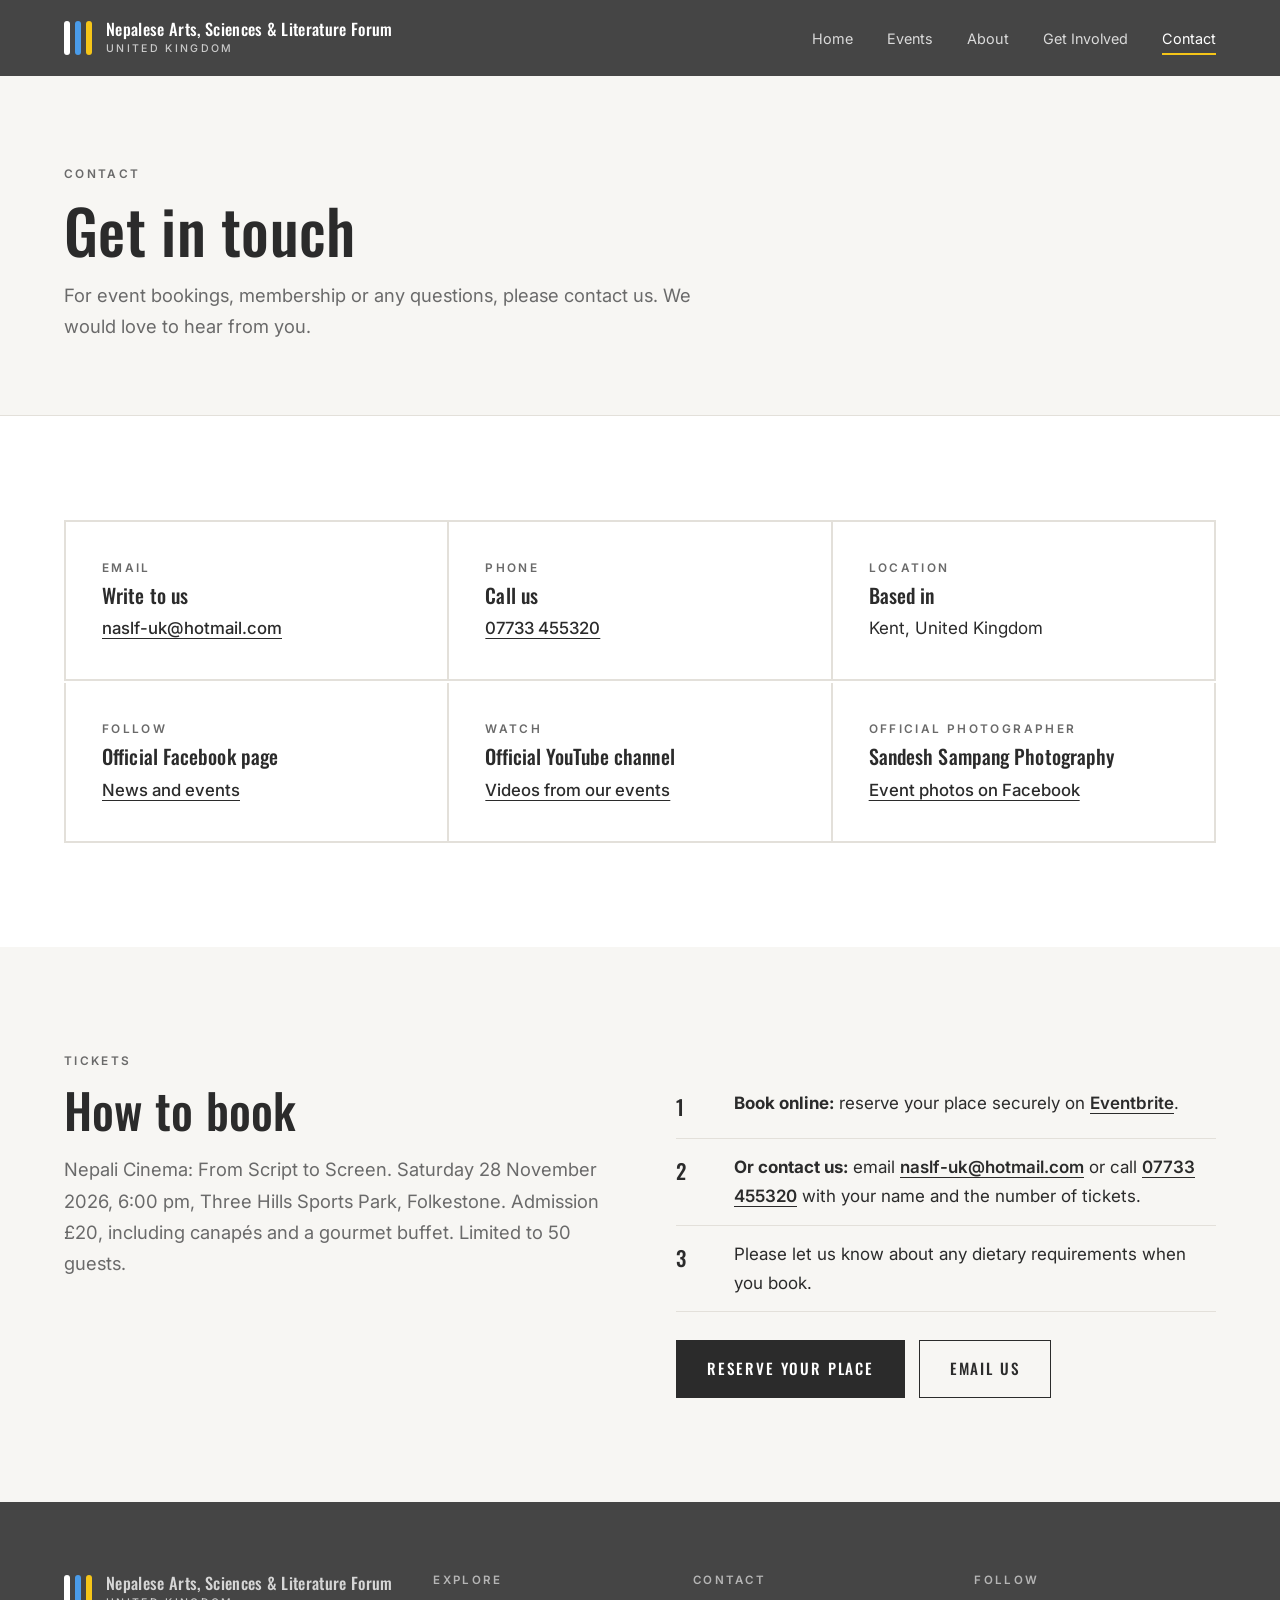
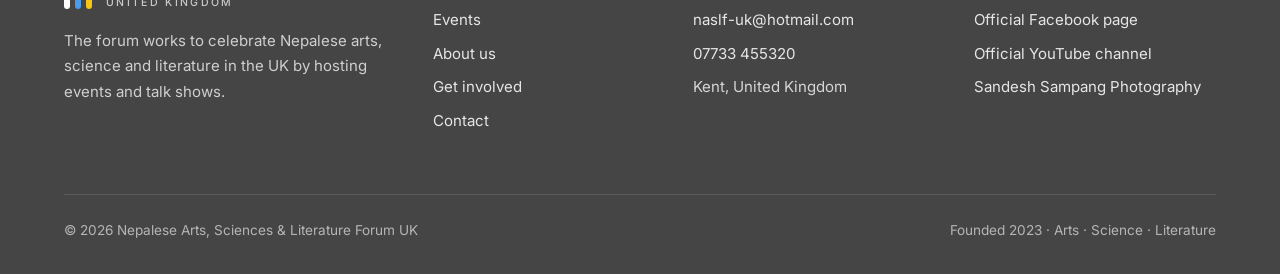
<file: contact.html>
<!DOCTYPE html>
<html lang="en-GB">
<head>
  <!-- Contact page. Design: style.css. Script: script.js.
       The header and footer are repeated on every page: if you change the menu, change it on every page. -->
  <meta charset="UTF-8">
  <meta name="viewport" content="width=device-width, initial-scale=1.0">
  <title>Contact | Nepalese Arts, Sciences & Literature Forum UK</title>
  <meta name="description" content="Contact the forum for event bookings, membership and questions.">
  <link rel="canonical" href="https://naslf-uk.org/contact">
  <meta property="og:type" content="website">
  <meta property="og:site_name" content="Nepalese Arts, Sciences & Literature Forum UK">
  <meta property="og:title" content="Contact | Nepalese Arts, Sciences & Literature Forum UK">
  <meta property="og:description" content="Contact the forum for event bookings, membership and questions.">
  <meta property="og:url" content="https://naslf-uk.org/contact">
  <meta name="theme-color" content="#454545">
  <link rel="icon" href="favicon.svg" type="image/svg+xml">
  <link rel="preconnect" href="https://fonts.googleapis.com">
  <link rel="preconnect" href="https://fonts.gstatic.com" crossorigin>
  <link href="https://fonts.googleapis.com/css2?family=Inter:wght@400;500;600&family=Oswald:wght@400;500;600;700&display=swap" rel="stylesheet">
  <link rel="stylesheet" href="style.css">
</head>
<body>

  <a class="skip-link" href="#main">Skip to content</a>

  <header class="site-header">
    <nav class="container nav" aria-label="Main">
      <a href="index.html" class="brand">
        <div class="logo-mark" aria-hidden="true"><span></span><span></span><span></span></div>
        <span class="brand-name">Nepalese Arts, Sciences &amp; Literature Forum<small>United Kingdom</small></span>
      </a>
      <button class="menu-btn" type="button" aria-label="Menu" aria-expanded="false" aria-controls="nav-links">
        <svg width="26" height="26" viewBox="0 0 24 24" fill="none" stroke="currentColor" stroke-width="2" stroke-linecap="round" aria-hidden="true"><path d="M3 6h18M3 12h18M3 18h18"/></svg>
      </button>
      <ul class="nav-links" id="nav-links">
          <li><a href="index.html">Home</a></li>
          <li><a href="events.html">Events</a></li>
          <li><a href="about.html">About</a></li>
          <li><a href="get-involved.html">Get Involved</a></li>
          <li><a href="contact.html" aria-current="page">Contact</a></li>
      </ul>
    </nav>
  </header>

  <main id="main">

    <section class="page-head">
      <div class="container">
        <p class="eyebrow">Contact</p>
        <h1>Get in touch</h1>
        <p class="lead">For event bookings, membership or any questions, please contact us. We would love to hear from you.</p>
      </div>
    </section>

    <section>
      <div class="container">
        <div class="contact-grid" style="margin-top:0">
          <div class="contact-item">
            <p class="eyebrow">Email</p>
            <h3>Write to us</h3>
            <a href="mailto:naslf-uk@hotmail.com">naslf-uk@hotmail.com</a>
          </div>
          <div class="contact-item">
            <p class="eyebrow">Phone</p>
            <h3>Call us</h3>
            <a href="tel:07733455320">07733 455320</a>
          </div>
          <div class="contact-item">
            <p class="eyebrow">Location</p>
            <h3>Based in</h3>
            <p>Kent, United Kingdom</p>
          </div>
        </div>
        <div class="contact-grid contact-grid-2">
          <div class="contact-item">
            <p class="eyebrow">Follow</p>
            <h3>Official Facebook page</h3>
            <a href="https://www.facebook.com/profile.php?id=61596669211249" target="_blank" rel="noopener">News and events</a>
          </div>
          <div class="contact-item">
            <p class="eyebrow">Watch</p>
            <h3>Official YouTube channel</h3>
            <a href="https://www.youtube.com/@gangamusictv/videos" target="_blank" rel="noopener">Videos from our events</a>
          </div>
          <div class="contact-item">
            <p class="eyebrow">Official photographer</p>
            <h3>Sandesh Sampang Photography</h3>
            <a href="https://www.facebook.com/profile.php?id=61596335881298" target="_blank" rel="noopener">Event photos on Facebook</a>
          </div>
        </div>
      </div>
    </section>

    <section class="soft" id="book">
      <div class="container two-col">
        <div>
          <p class="eyebrow">Tickets</p>
          <h2 class="section-title">How to book</h2>
          <p class="lead">Nepali Cinema: From Script to Screen. Saturday 28 November 2026, 6:00 pm, Three Hills Sports Park, Folkestone. Admission £20, including canapés and a gourmet buffet. Limited to 50 guests.</p>
        </div>
        <div>
          <ol class="steps">
            <li><span><strong>Book online:</strong> reserve your place securely on <a href="https://www.eventbrite.co.uk/e/nepali-cinema-from-script-to-screen-an-evening-with-ram-babu-gurung-tickets-2004977214822" target="_blank" rel="noopener" class="text-link">Eventbrite</a>.</span></li>
            <li><span><strong>Or contact us:</strong> email <a href="mailto:naslf-uk@hotmail.com" class="text-link">naslf-uk@hotmail.com</a> or call <a href="tel:07733455320" class="text-link">07733 455320</a> with your name and the number of tickets.</span></li>
            <li><span>Please let us know about any dietary requirements when you book.</span></li>
          </ol>
          <div class="btn-row" style="margin-top:28px">
            <a href="https://www.eventbrite.co.uk/e/nepali-cinema-from-script-to-screen-an-evening-with-ram-babu-gurung-tickets-2004977214822" target="_blank" rel="noopener" class="btn btn-dark">Reserve your place</a>
            <a href="mailto:naslf-uk@hotmail.com?subject=Ticket%20booking%20-%20Nepali%20Cinema%2028%20November" class="btn btn-outline">Email us</a>
          </div>
        </div>
      </div>
    </section>
  </main>

  <footer class="site-footer">
    <div class="container">
      <div class="footer-grid">
        <div class="footer-brand">
          <div class="brand"><div class="logo-mark" aria-hidden="true"><span></span><span></span><span></span></div><span class="brand-name">Nepalese Arts, Sciences &amp; Literature Forum<small>United Kingdom</small></span></div>
          <p>The forum works to celebrate Nepalese arts, science and literature in the UK by hosting events and talk shows.</p>
        </div>
        <div>
          <h4>Explore</h4>
          <ul>
            <li><a href="events.html">Events</a></li>
            <li><a href="about.html">About us</a></li>
            <li><a href="get-involved.html">Get involved</a></li>
            <li><a href="contact.html">Contact</a></li>
          </ul>
        </div>
        <div>
          <h4>Contact</h4>
          <ul>
            <li><a href="mailto:naslf-uk@hotmail.com">naslf-uk@hotmail.com</a></li>
            <li><a href="tel:07733455320">07733 455320</a></li>
            <li>Kent, United Kingdom</li>
          </ul>
        </div>
        <div>
          <h4>Follow</h4>
          <ul>
            <li><a href="https://www.facebook.com/profile.php?id=61596669211249" target="_blank" rel="noopener">Official Facebook page</a></li>
            <li><a href="https://www.youtube.com/@gangamusictv/videos" target="_blank" rel="noopener">Official YouTube channel</a></li>
            <li><a href="https://www.facebook.com/profile.php?id=61596335881298" target="_blank" rel="noopener">Sandesh Sampang Photography</a></li>
          </ul>
        </div>
      </div>
      <div class="footer-bottom">
        <span>&copy; <span data-year>2026</span> Nepalese Arts, Sciences &amp; Literature Forum UK</span>
        <span>Founded 2023 · Arts · Science · Literature</span>
      </div>
    </div>
  </footer>

  <script src="script.js"></script>
</body>
</html>
</file>
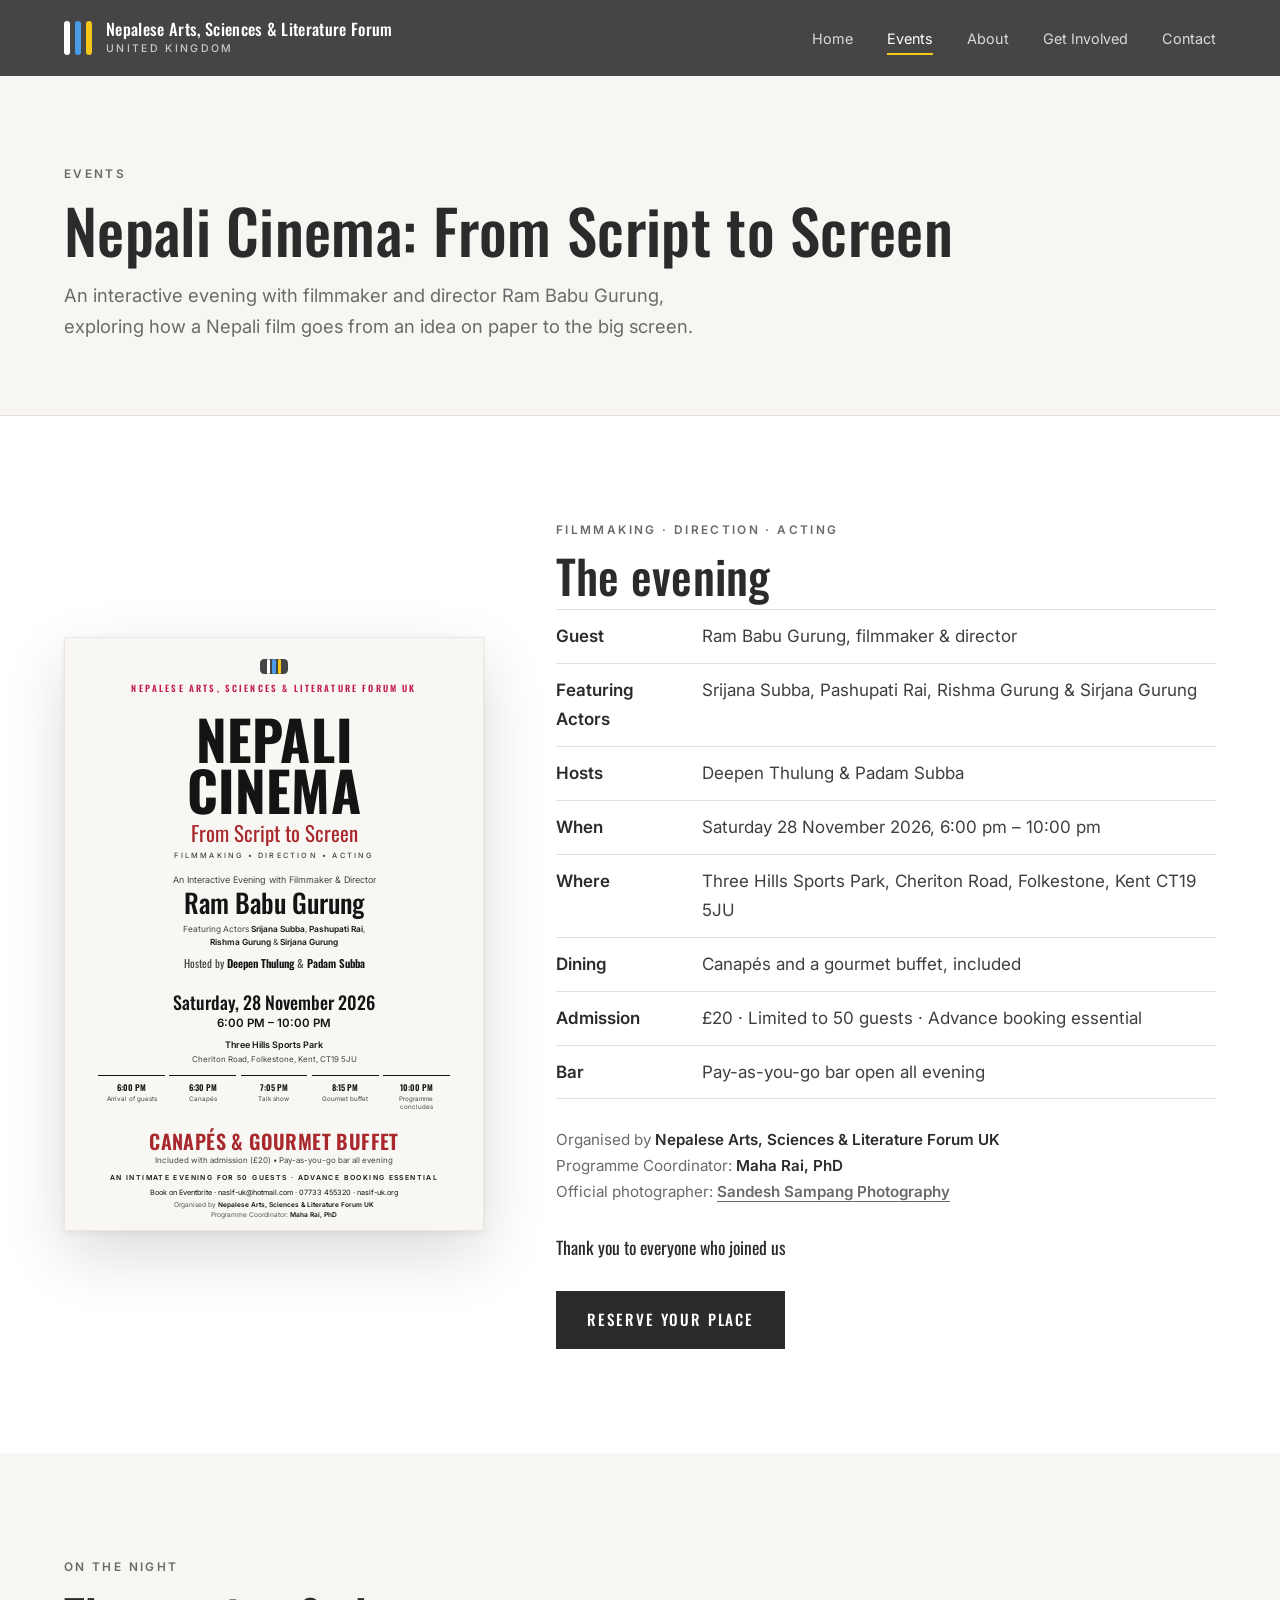
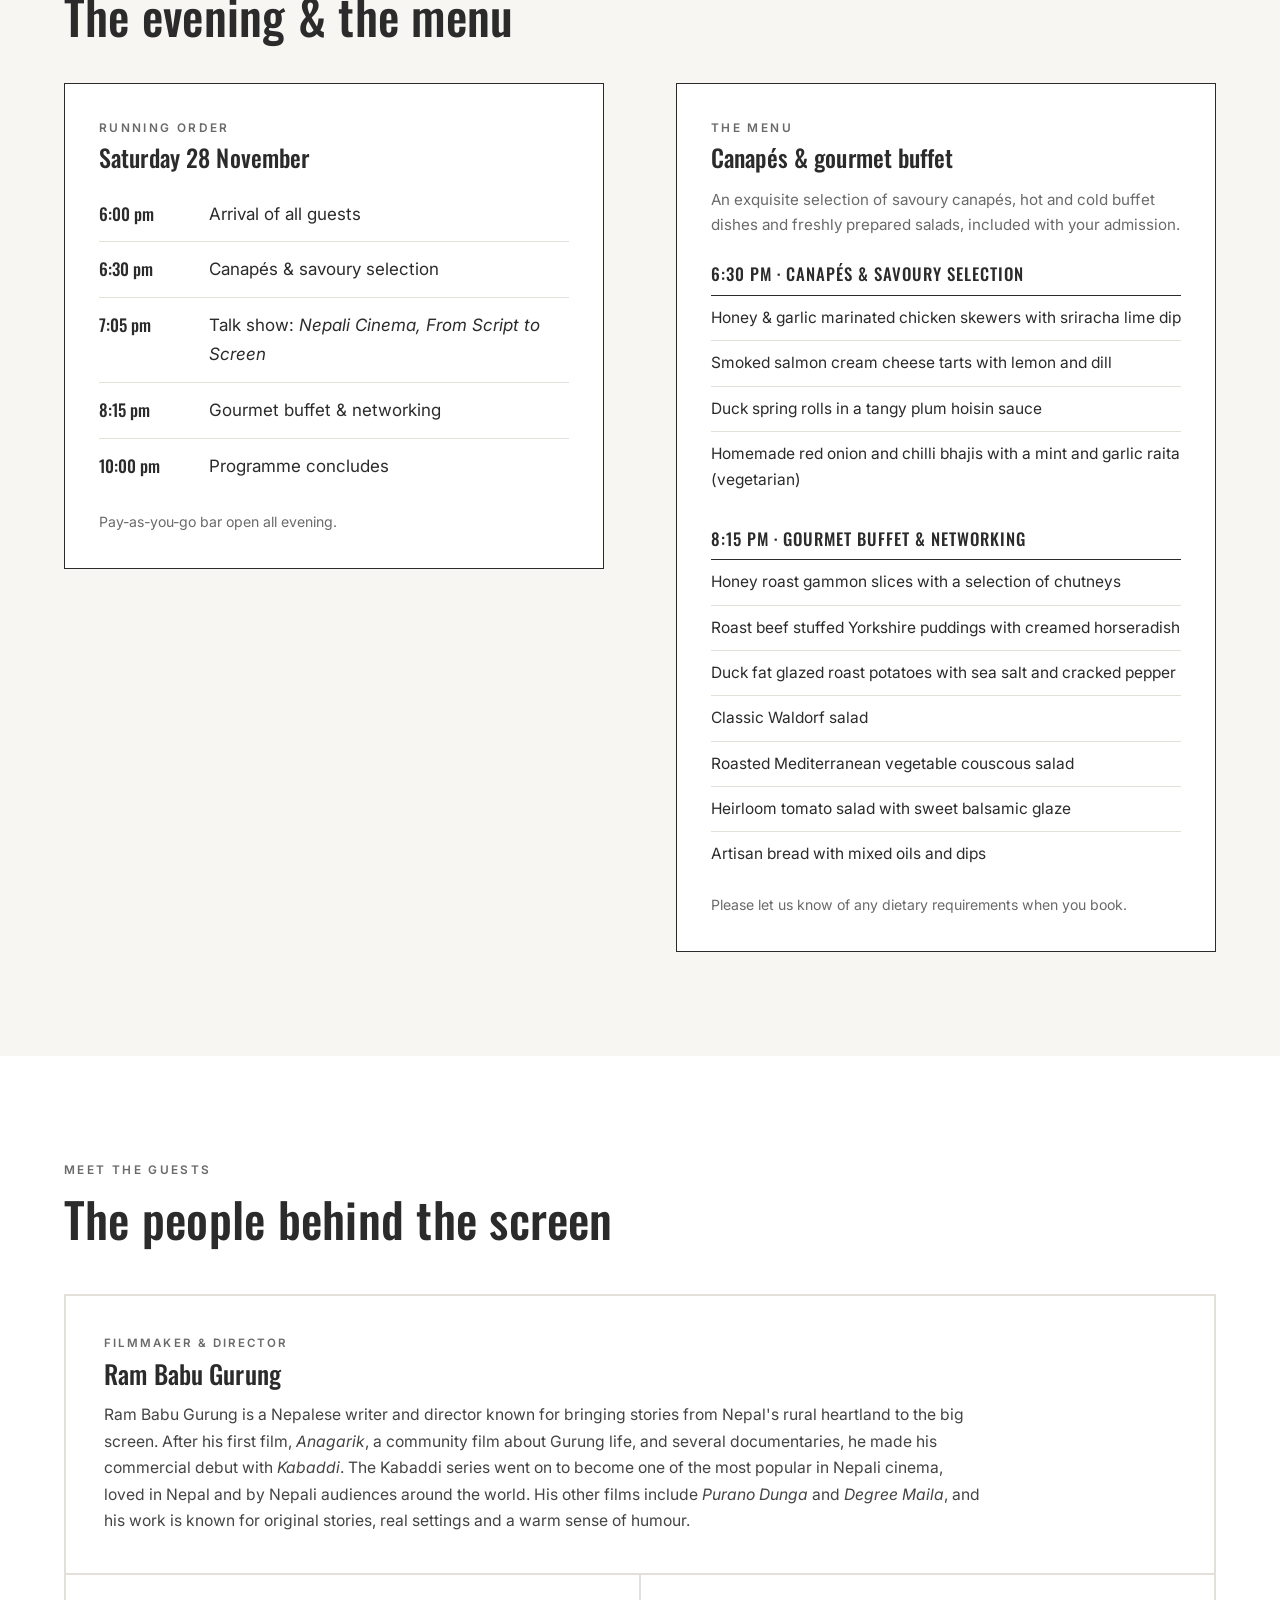
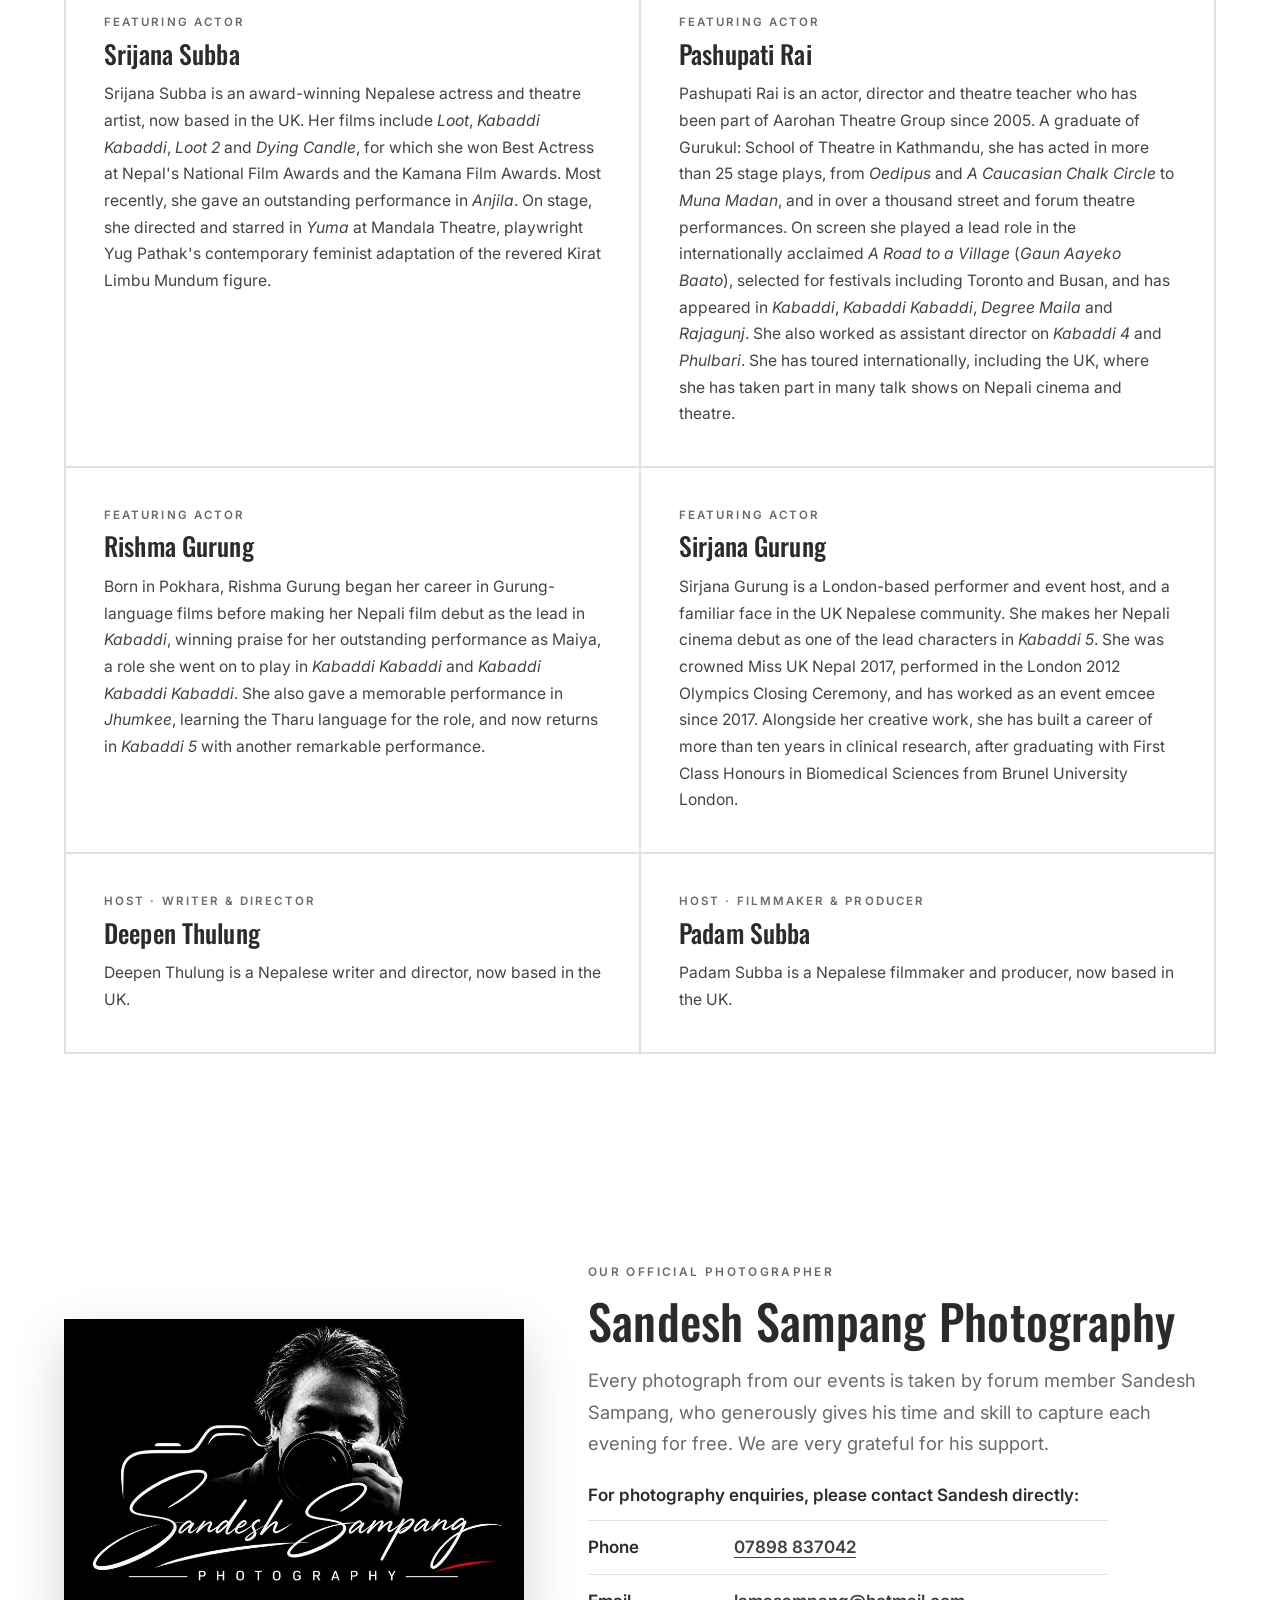
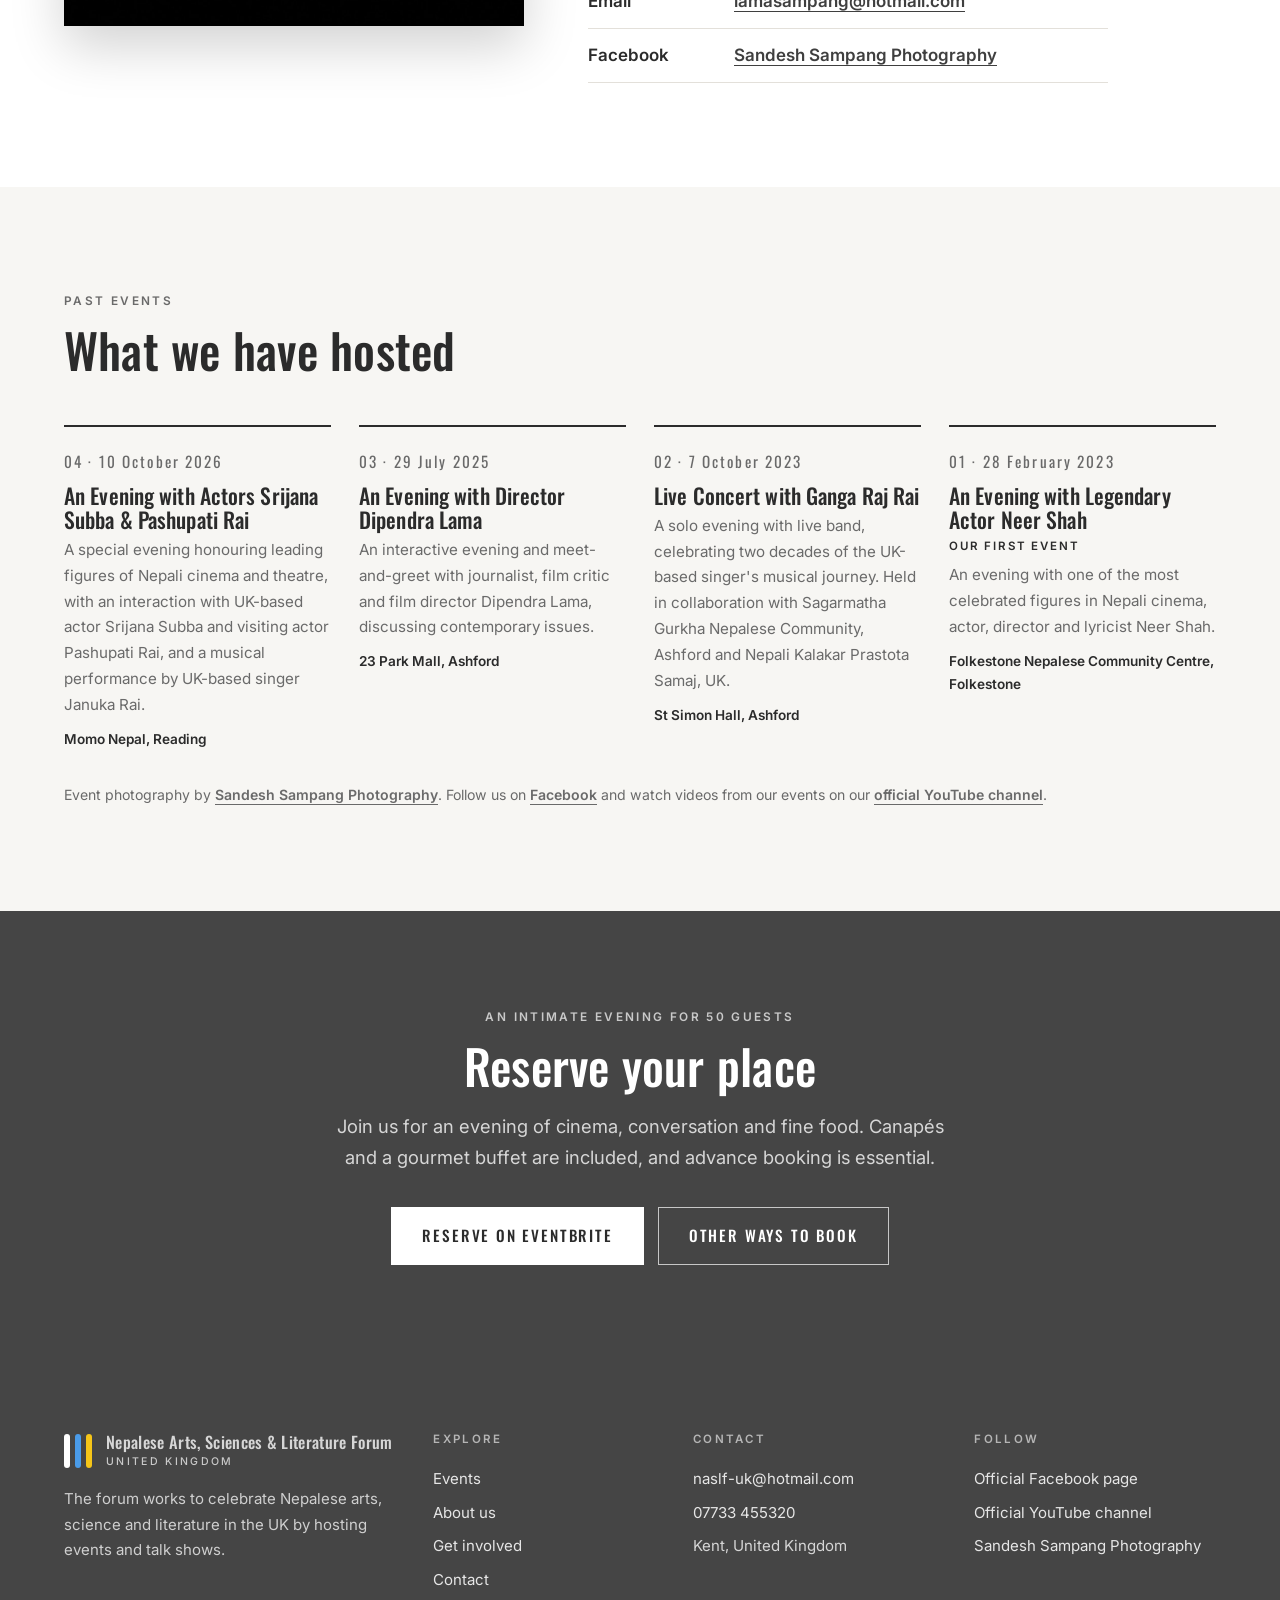
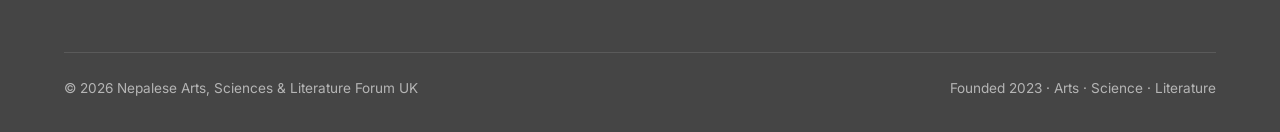
<file: events.html>
<!DOCTYPE html>
<html lang="en-GB">
<head>
  <!-- Events page. Design: style.css. Script: script.js.
       The header and footer are repeated on every page: if you change the menu, change it on every page. -->
  <meta charset="UTF-8">
  <meta name="viewport" content="width=device-width, initial-scale=1.0">
  <title>Events | Nepalese Arts, Sciences & Literature Forum UK</title>
  <meta name="description" content="Nepali Cinema: From Script to Screen. Saturday 28 November 2026, 6 to 10 pm, Three Hills Sports Park, Folkestone. Canapés and gourmet buffet included.">
  <link rel="canonical" href="https://naslf-uk.org/events">
  <meta property="og:type" content="website">
  <meta property="og:site_name" content="Nepalese Arts, Sciences & Literature Forum UK">
  <meta property="og:title" content="Events | Nepalese Arts, Sciences & Literature Forum UK">
  <meta property="og:description" content="Nepali Cinema: From Script to Screen. Saturday 28 November 2026, 6 to 10 pm, Three Hills Sports Park, Folkestone. Canapés and gourmet buffet included.">
  <meta property="og:url" content="https://naslf-uk.org/events">
  <meta name="theme-color" content="#454545">
  <link rel="icon" href="favicon.svg" type="image/svg+xml">
  <link rel="preconnect" href="https://fonts.googleapis.com">
  <link rel="preconnect" href="https://fonts.gstatic.com" crossorigin>
  <link href="https://fonts.googleapis.com/css2?family=Inter:wght@400;500;600&family=Oswald:wght@400;500;600;700&display=swap" rel="stylesheet">
  <link rel="stylesheet" href="style.css">
  <script type="application/ld+json">
  {"@context": "https://schema.org", "@type": "Event", "name": "Nepali Cinema: From Script to Screen", "description": "An interactive evening with filmmaker and director Ram Babu Gurung, featuring actors Srijana Subba, Pashupati Rai, Rishma Gurung and Sirjana Gurung. Hosted by Deepen Thulung and Padam Subba.", "startDate": "2026-11-28T18:00:00+00:00", "endDate": "2026-11-28T22:00:00+00:00", "eventStatus": "https://schema.org/EventScheduled", "eventAttendanceMode": "https://schema.org/OfflineEventAttendanceMode", "maximumAttendeeCapacity": 50, "location": {"@type": "Place", "name": "Three Hills Sports Park", "address": {"@type": "PostalAddress", "streetAddress": "Cheriton Road", "addressLocality": "Folkestone", "addressRegion": "Kent", "postalCode": "CT19 5JU", "addressCountry": "GB"}}, "offers": {"@type": "Offer", "price": "20", "priceCurrency": "GBP", "url": "https://www.eventbrite.co.uk/e/nepali-cinema-from-script-to-screen-an-evening-with-ram-babu-gurung-tickets-2004977214822", "availability": "https://schema.org/InStock"}, "organizer": {"@type": "Organization", "name": "Nepalese Arts, Sciences & Literature Forum UK", "url": "https://naslf-uk.org"}, "performer": [{"@type": "Person", "name": "Ram Babu Gurung"}, {"@type": "Person", "name": "Srijana Subba"}, {"@type": "Person", "name": "Pashupati Rai"}, {"@type": "Person", "name": "Rishma Gurung"}, {"@type": "Person", "name": "Sirjana Gurung"}]}
  </script>
</head>
<body>

  <a class="skip-link" href="#main">Skip to content</a>

  <header class="site-header">
    <nav class="container nav" aria-label="Main">
      <a href="index.html" class="brand">
        <div class="logo-mark" aria-hidden="true"><span></span><span></span><span></span></div>
        <span class="brand-name">Nepalese Arts, Sciences &amp; Literature Forum<small>United Kingdom</small></span>
      </a>
      <button class="menu-btn" type="button" aria-label="Menu" aria-expanded="false" aria-controls="nav-links">
        <svg width="26" height="26" viewBox="0 0 24 24" fill="none" stroke="currentColor" stroke-width="2" stroke-linecap="round" aria-hidden="true"><path d="M3 6h18M3 12h18M3 18h18"/></svg>
      </button>
      <ul class="nav-links" id="nav-links">
          <li><a href="index.html">Home</a></li>
          <li><a href="events.html" aria-current="page">Events</a></li>
          <li><a href="about.html">About</a></li>
          <li><a href="get-involved.html">Get Involved</a></li>
          <li><a href="contact.html">Contact</a></li>
      </ul>
    </nav>
  </header>

  <main id="main">

    <section class="page-head">
      <div class="container">
        <p class="eyebrow">Events</p>
        <h1>Nepali Cinema: From Script to Screen</h1>
        <p class="lead">An interactive evening with filmmaker and director Ram Babu Gurung, exploring how a Nepali film goes from an idea on paper to the big screen.</p>
      </div>
    </section>

    <section id="programme">
      <div class="container feature">
        <div class="poster-wrap">
          <!-- EVENT POSTER: built in HTML so it stays sharp at any size -->
          <figure class="poster" aria-label="Event poster: Nepali Cinema, From Script to Screen. Saturday 28 November 2026, 6 to 10 pm, Three Hills Sports Park, Folkestone. Canapés and gourmet buffet included.">
            <div class="poster-inner">
              <span class="logo-tile" aria-hidden="true"><div class="logo-mark" aria-hidden="true"><span></span><span></span><span></span></div></span>
              <p class="p-forum">NEPALESE ARTS, SCIENCES &amp; LITERATURE FORUM UK</p>
              <div class="p-rule"></div>
              <p class="p-title">NEPALI<br>CINEMA</p>
              <p class="p-sub">From Script to Screen</p>
              <p class="p-tags">FILMMAKING • DIRECTION • ACTING</p>
              <p class="p-intro">An Interactive Evening with Filmmaker &amp; Director</p>
              <p class="p-name">Ram Babu Gurung</p>
              <p class="p-feat">Featuring Actors <strong>Srijana Subba</strong>, <strong>Pashupati Rai</strong>,<br><strong>Rishma Gurung</strong> &amp; <strong>Sirjana Gurung</strong></p>
              <p class="p-host">Hosted by <strong>Deepen Thulung</strong> &amp; <strong>Padam Subba</strong></p>
              <div class="p-line"></div>
              <p class="p-date">Saturday, 28 November 2026</p>
              <p class="p-time">6:00 PM – 10:00 PM</p>
              <p class="p-venue">Three Hills Sports Park</p>
              <p class="p-addr">Cheriton Road, Folkestone, Kent, CT19 5JU</p>
              <div class="p-order">
                <div><b>6:00 PM</b><span>Arrival of guests</span></div>
                <div><b>6:30 PM</b><span>Canapés</span></div>
                <div><b>7:05 PM</b><span>Talk show</span></div>
                <div><b>8:15 PM</b><span>Gourmet buffet</span></div>
                <div><b>10:00 PM</b><span>Programme concludes</span></div>
              </div>
              <div class="p-line"></div>
              <p class="p-price">CANAPÉS &amp; GOURMET BUFFET</p>
              <p class="p-inc">Included with admission (£20) • Pay-as-you-go bar all evening</p>
              <p class="p-reserve">AN INTIMATE EVENING FOR 50 GUESTS · ADVANCE BOOKING ESSENTIAL</p>
              <p class="p-contact">Book on Eventbrite · naslf-uk@hotmail.com · 07733 455320 · naslf-uk.org</p>
              <div class="p-foot">
                <p>Organised by <strong>Nepalese Arts, Sciences &amp; Literature Forum UK</strong></p>
                <p>Programme Coordinator: <strong>Maha Rai, PhD</strong></p>
              </div>
            </div>
          </figure>
        </div>
        <div>
          <p class="eyebrow">Filmmaking · Direction · Acting</p>
          <h2>The evening</h2>
          <dl class="facts">
            <div><dt>Guest</dt><dd>Ram Babu Gurung, filmmaker &amp; director</dd></div>
            <div><dt>Featuring Actors</dt><dd>Srijana Subba, Pashupati Rai, Rishma Gurung &amp; Sirjana Gurung</dd></div>
            <div><dt>Hosts</dt><dd>Deepen Thulung &amp; Padam Subba</dd></div>
            <div><dt>When</dt><dd>Saturday 28 November 2026, 6:00 pm – 10:00 pm</dd></div>
            <div><dt>Where</dt><dd>Three Hills Sports Park, Cheriton Road, Folkestone, Kent CT19 5JU</dd></div>
            <div><dt>Dining</dt><dd>Canapés and a gourmet buffet, included</dd></div>
            <div><dt>Admission</dt><dd>£20 · Limited to 50 guests · Advance booking essential</dd></div>
            <div><dt>Bar</dt><dd>Pay-as-you-go bar open all evening</dd></div>
          </dl>
          <p class="credits">Organised by <strong>Nepalese Arts, Sciences &amp; Literature Forum UK</strong><br>Programme Coordinator: <strong>Maha Rai, PhD</strong><br>Official photographer: <a href="https://www.facebook.com/profile.php?id=61596335881298" target="_blank" rel="noopener" class="text-link">Sandesh Sampang Photography</a></p>
          <div class="countdown" data-countdown aria-label="Time until the event">
            <div><span data-days>--</span><small>Days</small></div>
            <div><span data-hours>--</span><small>Hours</small></div>
            <div><span data-mins>--</span><small>Minutes</small></div>
          </div>
          <div class="btn-row">
            <a href="https://www.eventbrite.co.uk/e/nepali-cinema-from-script-to-screen-an-evening-with-ram-babu-gurung-tickets-2004977214822" target="_blank" rel="noopener" class="btn btn-dark">Reserve your place</a>
          </div>
        </div>
      </div>
    </section>

    <section class="soft">
      <div class="container">
        <p class="eyebrow">On the night</p>
        <h2 class="section-title">The evening &amp; the menu</h2>
        <div class="two-col" style="margin-top:40px">
          <div class="card">
            <p class="eyebrow">Running order</p>
            <h3>Saturday 28 November</h3>
            <ol class="timeline">
              <li><time>6:00 pm</time><span>Arrival of all guests</span></li>
              <li><time>6:30 pm</time><span>Canapés &amp; savoury selection</span></li>
              <li><time>7:05 pm</time><span>Talk show: <em>Nepali Cinema, From Script to Screen</em></span></li>
              <li><time>8:15 pm</time><span>Gourmet buffet &amp; networking</span></li>
              <li><time>10:00 pm</time><span>Programme concludes</span></li>
            </ol>
            <p class="small-note">Pay-as-you-go bar open all evening.</p>
          </div>
          <div class="card">
            <p class="eyebrow">The menu</p>
            <h3>Canapés &amp; gourmet buffet</h3>
            <p class="menu-intro">An exquisite selection of savoury canapés, hot and cold buffet dishes and freshly prepared salads, included with your admission.</p>
            <p class="menu-head">6:30 pm · Canapés &amp; savoury selection</p>
            <ul class="menu-list">
              <li>Honey &amp; garlic marinated chicken skewers with sriracha lime dip</li>
              <li>Smoked salmon cream cheese tarts with lemon and dill</li>
              <li>Duck spring rolls in a tangy plum hoisin sauce</li>
              <li>Homemade red onion and chilli bhajis with a mint and garlic raita (vegetarian)</li>
            </ul>
            <p class="menu-head">8:15 pm · Gourmet buffet &amp; networking</p>
            <ul class="menu-list">
              <li>Honey roast gammon slices with a selection of chutneys</li>
              <li>Roast beef stuffed Yorkshire puddings with creamed horseradish</li>
              <li>Duck fat glazed roast potatoes with sea salt and cracked pepper</li>
              <li>Classic Waldorf salad</li>
              <li>Roasted Mediterranean vegetable couscous salad</li>
              <li>Heirloom tomato salad with sweet balsamic glaze</li>
              <li>Artisan bread with mixed oils and dips</li>
            </ul>
            <p class="small-note">Please let us know of any dietary requirements when you book.</p>
          </div>
        </div>
      </div>
    </section>

    <section id="guests">
      <div class="container">
        <p class="eyebrow">Meet the guests</p>
        <h2 class="section-title">The people behind the screen</h2>
        <div class="guest-grid">
          <article class="guest guest-wide">
            <p class="guest-role">Filmmaker &amp; Director</p>
            <h3>Ram Babu Gurung</h3>
            <p>Ram Babu Gurung is a Nepalese writer and director known for bringing stories from Nepal's rural heartland to the big screen. After his first film, <em>Anagarik</em>, a community film about Gurung life, and several documentaries, he made his commercial debut with <em>Kabaddi</em>. The Kabaddi series went on to become one of the most popular in Nepali cinema, loved in Nepal and by Nepali audiences around the world. His other films include <em>Purano Dunga</em> and <em>Degree Maila</em>, and his work is known for original stories, real settings and a warm sense of humour.</p>
          </article>
          <article class="guest">
            <p class="guest-role">Featuring Actor</p>
            <h3>Srijana Subba</h3>
            <p>Srijana Subba is an award-winning Nepalese actress and theatre artist, now based in the UK. Her films include <em>Loot</em>, <em>Kabaddi Kabaddi</em>, <em>Loot 2</em> and <em>Dying Candle</em>, for which she won Best Actress at Nepal's National Film Awards and the Kamana Film Awards. Most recently, she gave an outstanding performance in <em>Anjila</em>. On stage, she directed and starred in <em>Yuma</em> at Mandala Theatre, playwright Yug Pathak's contemporary feminist adaptation of the revered Kirat Limbu Mundum figure.</p>
          </article>
          <article class="guest">
            <p class="guest-role">Featuring Actor</p>
            <h3>Pashupati Rai</h3>
            <p>Pashupati Rai is an actor, director and theatre teacher who has been part of Aarohan Theatre Group since 2005. A graduate of Gurukul: School of Theatre in Kathmandu, she has acted in more than 25 stage plays, from <em>Oedipus</em> and <em>A Caucasian Chalk Circle</em> to <em>Muna Madan</em>, and in over a thousand street and forum theatre performances. On screen she played a lead role in the internationally acclaimed <em>A Road to a Village</em> (<em>Gaun Aayeko Baato</em>), selected for festivals including Toronto and Busan, and has appeared in <em>Kabaddi</em>, <em>Kabaddi Kabaddi</em>, <em>Degree Maila</em> and <em>Rajagunj</em>. She also worked as assistant director on <em>Kabaddi 4</em> and <em>Phulbari</em>. She has toured internationally, including the UK, where she has taken part in many talk shows on Nepali cinema and theatre.</p>
          </article>
          <article class="guest">
            <p class="guest-role">Featuring Actor</p>
            <h3>Rishma Gurung</h3>
            <p>Born in Pokhara, Rishma Gurung began her career in Gurung-language films before making her Nepali film debut as the lead in <em>Kabaddi</em>, winning praise for her outstanding performance as Maiya, a role she went on to play in <em>Kabaddi Kabaddi</em> and <em>Kabaddi Kabaddi Kabaddi</em>. She also gave a memorable performance in <em>Jhumkee</em>, learning the Tharu language for the role, and now returns in <em>Kabaddi 5</em> with another remarkable performance.</p>
          </article>
          <article class="guest">
            <p class="guest-role">Featuring Actor</p>
            <h3>Sirjana Gurung</h3>
            <p>Sirjana Gurung is a London-based performer and event host, and a familiar face in the UK Nepalese community. She makes her Nepali cinema debut as one of the lead characters in <em>Kabaddi 5</em>. She was crowned Miss UK Nepal 2017, performed in the London 2012 Olympics Closing Ceremony, and has worked as an event emcee since 2017. Alongside her creative work, she has built a career of more than ten years in clinical research, after graduating with First Class Honours in Biomedical Sciences from Brunel University London.</p>
          </article>
          <article class="guest">
            <p class="guest-role">Host · Writer &amp; Director</p>
            <h3>Deepen Thulung</h3>
            <p>Deepen Thulung is a Nepalese writer and director, now based in the UK.</p>
          </article>
          <article class="guest">
            <p class="guest-role">Host · Filmmaker &amp; Producer</p>
            <h3>Padam Subba</h3>
            <p>Padam Subba is a Nepalese filmmaker and producer, now based in the UK.</p>
          </article>
        </div>
      </div>
    </section>

    <section id="photographer">
      <div class="container photog">
        <div class="photog-logo">
          <img src="sandesh-sampang-photography.jpg" alt="Sandesh Sampang Photography logo" width="900" height="600" loading="lazy">
        </div>
        <div>
          <p class="eyebrow">Our official photographer</p>
          <h2 class="section-title">Sandesh Sampang Photography</h2>
          <p class="lead">Every photograph from our events is taken by forum member Sandesh Sampang, who generously gives his time and skill to capture each evening for free. We are very grateful for his support.</p>
          <p class="photog-ask">For photography enquiries, please contact Sandesh directly:</p>
          <dl class="facts photog-facts">
            <div><dt>Phone</dt><dd><a href="tel:07898837042" class="text-link">07898 837042</a></dd></div>
            <div><dt>Email</dt><dd><a href="mailto:lamasampang@hotmail.com" class="text-link">lamasampang@hotmail.com</a></dd></div>
            <div><dt>Facebook</dt><dd><a href="https://www.facebook.com/profile.php?id=61596335881298" target="_blank" rel="noopener" class="text-link">Sandesh Sampang Photography</a></dd></div>
          </dl>
        </div>
      </div>
    </section>

    <section class="soft" id="past-events">
      <div class="container">
        <p class="eyebrow">Past events</p>
        <h2 class="section-title">What we have hosted</h2>
        <div class="past-grid">
          <!-- Add new past events at the START of this list -->
          <article class="past">
            <p class="past-num">04 · 10 October 2026</p>
            <h3>An Evening with Actors Srijana Subba &amp; Pashupati Rai</h3>
            <p>A special evening honouring leading figures of Nepali cinema and theatre, with an interaction with UK-based actor Srijana Subba and visiting actor Pashupati Rai, and a musical performance by UK-based singer Januka Rai.</p>
            <p class="past-place">Momo Nepal, Reading</p>
          </article>
          <article class="past">
            <p class="past-num">03 · 29 July 2025</p>
            <h3>An Evening with Director Dipendra Lama</h3>
            <p>An interactive evening and meet-and-greet with journalist, film critic and film director Dipendra Lama, discussing contemporary issues.</p>
            <p class="past-place">23 Park Mall, Ashford</p>
          </article>
          <article class="past">
            <p class="past-num">02 · 7 October 2023</p>
            <h3>Live Concert with Ganga Raj Rai</h3>
            <p>A solo evening with live band, celebrating two decades of the UK-based singer's musical journey. Held in collaboration with Sagarmatha Gurkha Nepalese Community, Ashford and Nepali Kalakar Prastota Samaj, UK.</p>
            <p class="past-place">St Simon Hall, Ashford</p>
          </article>
          <article class="past">
            <p class="past-num">01 · 28 February 2023</p>
            <h3>An Evening with Legendary Actor Neer Shah</h3>
            <p class="past-first">Our first event</p>
            <p>An evening with one of the most celebrated figures in Nepali cinema, actor, director and lyricist Neer Shah.</p>
            <p class="past-place">Folkestone Nepalese Community Centre, Folkestone</p>
          </article>
        </div>
        <p class="small-note" style="margin-top:32px">Event photography by <a href="https://www.facebook.com/profile.php?id=61596335881298" target="_blank" rel="noopener" class="text-link">Sandesh Sampang Photography</a>. Follow us on <a href="https://www.facebook.com/profile.php?id=61596669211249" target="_blank" rel="noopener" class="text-link">Facebook</a> and watch videos from our events on our <a href="https://www.youtube.com/@gangamusictv/videos" target="_blank" rel="noopener" class="text-link">official YouTube channel</a>.</p>
      </div>
    </section>

    <section class="band">
      <div class="container">
        <p class="eyebrow">An intimate evening for 50 guests</p>
        <h2 class="section-title">Reserve your place</h2>
        <p class="lead">Join us for an evening of cinema, conversation and fine food. Canapés and a gourmet buffet are included, and advance booking is essential.</p>
        <div class="btn-row" style="justify-content:center">
          <a href="https://www.eventbrite.co.uk/e/nepali-cinema-from-script-to-screen-an-evening-with-ram-babu-gurung-tickets-2004977214822" target="_blank" rel="noopener" class="btn btn-light">Reserve on Eventbrite</a>
          <a href="contact.html#book" class="btn btn-ghost">Other ways to book</a>
        </div>
      </div>
    </section>
  </main>

  <footer class="site-footer">
    <div class="container">
      <div class="footer-grid">
        <div class="footer-brand">
          <div class="brand"><div class="logo-mark" aria-hidden="true"><span></span><span></span><span></span></div><span class="brand-name">Nepalese Arts, Sciences &amp; Literature Forum<small>United Kingdom</small></span></div>
          <p>The forum works to celebrate Nepalese arts, science and literature in the UK by hosting events and talk shows.</p>
        </div>
        <div>
          <h4>Explore</h4>
          <ul>
            <li><a href="events.html">Events</a></li>
            <li><a href="about.html">About us</a></li>
            <li><a href="get-involved.html">Get involved</a></li>
            <li><a href="contact.html">Contact</a></li>
          </ul>
        </div>
        <div>
          <h4>Contact</h4>
          <ul>
            <li><a href="mailto:naslf-uk@hotmail.com">naslf-uk@hotmail.com</a></li>
            <li><a href="tel:07733455320">07733 455320</a></li>
            <li>Kent, United Kingdom</li>
          </ul>
        </div>
        <div>
          <h4>Follow</h4>
          <ul>
            <li><a href="https://www.facebook.com/profile.php?id=61596669211249" target="_blank" rel="noopener">Official Facebook page</a></li>
            <li><a href="https://www.youtube.com/@gangamusictv/videos" target="_blank" rel="noopener">Official YouTube channel</a></li>
            <li><a href="https://www.facebook.com/profile.php?id=61596335881298" target="_blank" rel="noopener">Sandesh Sampang Photography</a></li>
          </ul>
        </div>
      </div>
      <div class="footer-bottom">
        <span>&copy; <span data-year>2026</span> Nepalese Arts, Sciences &amp; Literature Forum UK</span>
        <span>Founded 2023 · Arts · Science · Literature</span>
      </div>
    </div>
  </footer>

  <script src="script.js"></script>
</body>
</html>
</file>
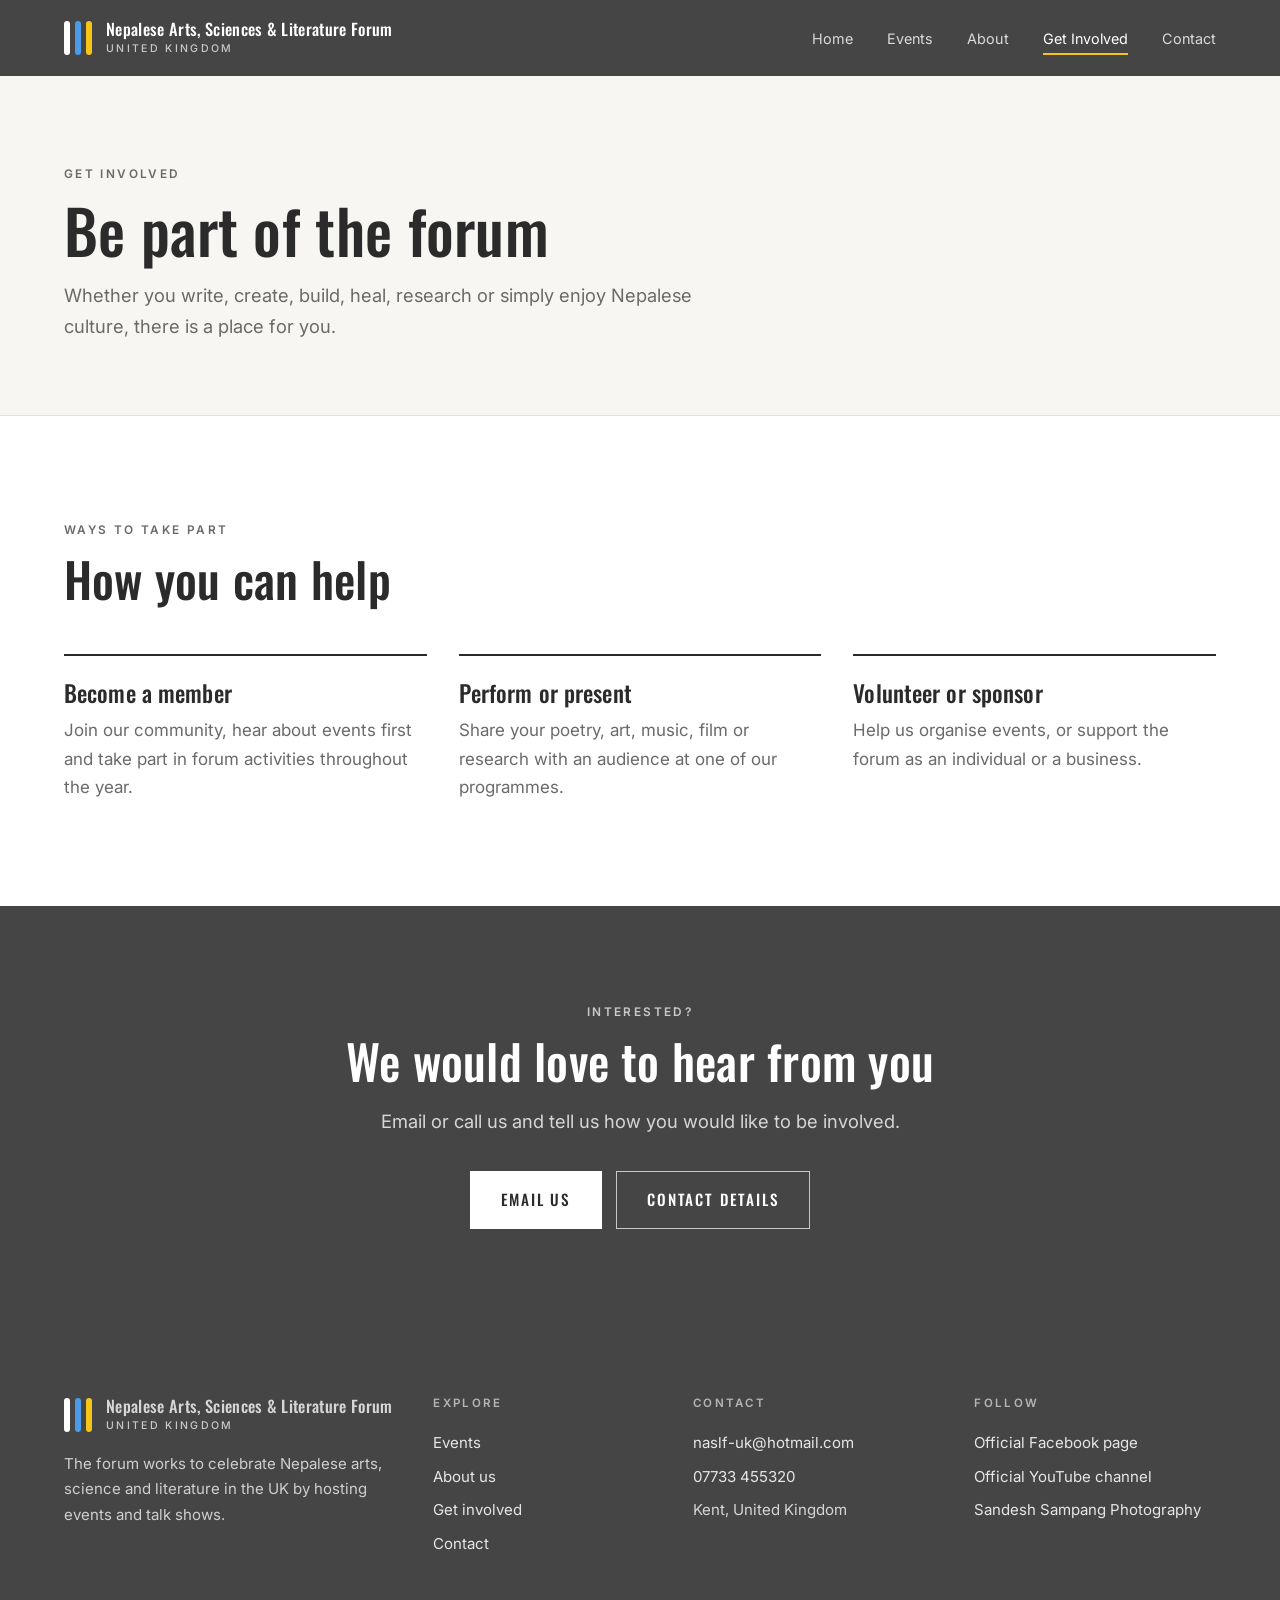
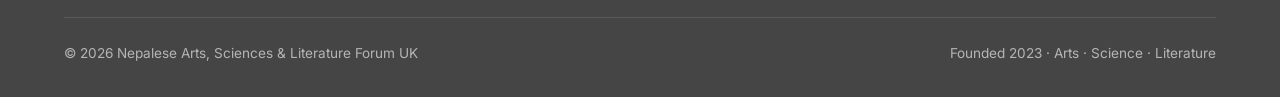
<file: get-involved.html>
<!DOCTYPE html>
<html lang="en-GB">
<head>
  <!-- Get Involved page. Design: style.css. Script: script.js.
       The header and footer are repeated on every page: if you change the menu, change it on every page. -->
  <meta charset="UTF-8">
  <meta name="viewport" content="width=device-width, initial-scale=1.0">
  <title>Get Involved | Nepalese Arts, Sciences & Literature Forum UK</title>
  <meta name="description" content="Become a member, perform or present, volunteer or sponsor the forum.">
  <link rel="canonical" href="https://naslf-uk.org/get-involved">
  <meta property="og:type" content="website">
  <meta property="og:site_name" content="Nepalese Arts, Sciences & Literature Forum UK">
  <meta property="og:title" content="Get Involved | Nepalese Arts, Sciences & Literature Forum UK">
  <meta property="og:description" content="Become a member, perform or present, volunteer or sponsor the forum.">
  <meta property="og:url" content="https://naslf-uk.org/get-involved">
  <meta name="theme-color" content="#454545">
  <link rel="icon" href="favicon.svg" type="image/svg+xml">
  <link rel="preconnect" href="https://fonts.googleapis.com">
  <link rel="preconnect" href="https://fonts.gstatic.com" crossorigin>
  <link href="https://fonts.googleapis.com/css2?family=Inter:wght@400;500;600&family=Oswald:wght@400;500;600;700&display=swap" rel="stylesheet">
  <link rel="stylesheet" href="style.css">
</head>
<body>

  <a class="skip-link" href="#main">Skip to content</a>

  <header class="site-header">
    <nav class="container nav" aria-label="Main">
      <a href="index.html" class="brand">
        <div class="logo-mark" aria-hidden="true"><span></span><span></span><span></span></div>
        <span class="brand-name">Nepalese Arts, Sciences &amp; Literature Forum<small>United Kingdom</small></span>
      </a>
      <button class="menu-btn" type="button" aria-label="Menu" aria-expanded="false" aria-controls="nav-links">
        <svg width="26" height="26" viewBox="0 0 24 24" fill="none" stroke="currentColor" stroke-width="2" stroke-linecap="round" aria-hidden="true"><path d="M3 6h18M3 12h18M3 18h18"/></svg>
      </button>
      <ul class="nav-links" id="nav-links">
          <li><a href="index.html">Home</a></li>
          <li><a href="events.html">Events</a></li>
          <li><a href="about.html">About</a></li>
          <li><a href="get-involved.html" aria-current="page">Get Involved</a></li>
          <li><a href="contact.html">Contact</a></li>
      </ul>
    </nav>
  </header>

  <main id="main">

    <section class="page-head">
      <div class="container">
        <p class="eyebrow">Get involved</p>
        <h1>Be part of the forum</h1>
        <p class="lead">Whether you write, create, build, heal, research or simply enjoy Nepalese culture, there is a place for you.</p>
      </div>
    </section>

    <section>
      <div class="container">
        <p class="eyebrow">Ways to take part</p>
        <h2 class="section-title">How you can help</h2>
        <div class="involve-grid">
          <article class="involve">
            <h3>Become a member</h3>
            <p>Join our community, hear about events first and take part in forum activities throughout the year.</p>
          </article>
          <article class="involve">
            <h3>Perform or present</h3>
            <p>Share your poetry, art, music, film or research with an audience at one of our programmes.</p>
          </article>
          <article class="involve">
            <h3>Volunteer or sponsor</h3>
            <p>Help us organise events, or support the forum as an individual or a business.</p>
          </article>
        </div>
      </div>
    </section>

    <section class="band">
      <div class="container">
        <p class="eyebrow">Interested?</p>
        <h2 class="section-title">We would love to hear from you</h2>
        <p class="lead">Email or call us and tell us how you would like to be involved.</p>
        <div class="btn-row" style="justify-content:center">
          <a href="mailto:naslf-uk@hotmail.com" class="btn btn-light">Email us</a>
          <a href="contact.html" class="btn btn-ghost">Contact details</a>
        </div>
      </div>
    </section>
  </main>

  <footer class="site-footer">
    <div class="container">
      <div class="footer-grid">
        <div class="footer-brand">
          <div class="brand"><div class="logo-mark" aria-hidden="true"><span></span><span></span><span></span></div><span class="brand-name">Nepalese Arts, Sciences &amp; Literature Forum<small>United Kingdom</small></span></div>
          <p>The forum works to celebrate Nepalese arts, science and literature in the UK by hosting events and talk shows.</p>
        </div>
        <div>
          <h4>Explore</h4>
          <ul>
            <li><a href="events.html">Events</a></li>
            <li><a href="about.html">About us</a></li>
            <li><a href="get-involved.html">Get involved</a></li>
            <li><a href="contact.html">Contact</a></li>
          </ul>
        </div>
        <div>
          <h4>Contact</h4>
          <ul>
            <li><a href="mailto:naslf-uk@hotmail.com">naslf-uk@hotmail.com</a></li>
            <li><a href="tel:07733455320">07733 455320</a></li>
            <li>Kent, United Kingdom</li>
          </ul>
        </div>
        <div>
          <h4>Follow</h4>
          <ul>
            <li><a href="https://www.facebook.com/profile.php?id=61596669211249" target="_blank" rel="noopener">Official Facebook page</a></li>
            <li><a href="https://www.youtube.com/@gangamusictv/videos" target="_blank" rel="noopener">Official YouTube channel</a></li>
            <li><a href="https://www.facebook.com/profile.php?id=61596335881298" target="_blank" rel="noopener">Sandesh Sampang Photography</a></li>
          </ul>
        </div>
      </div>
      <div class="footer-bottom">
        <span>&copy; <span data-year>2026</span> Nepalese Arts, Sciences &amp; Literature Forum UK</span>
        <span>Founded 2023 · Arts · Science · Literature</span>
      </div>
    </div>
  </footer>

  <script src="script.js"></script>
</body>
</html>
</file>
<file: style.css>
/* =========================================================================
   Nepalese Arts, Sciences & Literature Forum UK
   Shared design for every page. Change a value here and every page updates.
   ========================================================================= */

/* ---------- 1. Colours, fonts, sizes ---------- */
:root {
  --ink: #2B2B2B;          /* main text */
  --charcoal: #454545;     /* header, footer, dark bands */
  --grey: #6A6A6A;         /* secondary text */
  --line: #E3E0DA;         /* thin rules */
  --paper: #FFFFFF;
  --soft: #F7F6F3;         /* light panels */

  /* Logo colours: the only accents on the site */
  --arts: #FFFFFF;         /* Arts */
  --science: #4A9BE8;      /* Science */
  --literature: #F5C518;   /* Literature */

  --display: "Oswald", "Arial Narrow", sans-serif;
  --body: "Inter", system-ui, -apple-system, "Segoe UI", sans-serif;
  --wrap: 1160px;
}

/* ---------- 2. Base ---------- */
*, *::before, *::after { box-sizing: border-box; }
* { margin: 0; padding: 0; }
html { scroll-behavior: smooth; }
body {
  font-family: var(--body);
  font-size: 17px;
  line-height: 1.7;
  color: var(--ink);
  background: var(--paper);
  -webkit-font-smoothing: antialiased;
}
img { max-width: 100%; display: block; }
a { color: inherit; }
h1, h2, h3, h4 { font-family: var(--display); font-weight: 500; line-height: 1.12; letter-spacing: .005em; }
em { font-style: italic; }
:focus-visible { outline: 2px solid var(--science); outline-offset: 3px; }

.container { width: min(var(--wrap), 90%); margin: 0 auto; }
.narrow { max-width: 720px; }
section { padding: 104px 0; }
.soft { background: var(--soft); }

.skip-link {
  position: absolute; left: 16px; top: -60px; z-index: 100;
  background: var(--paper); color: var(--ink); padding: 10px 16px; font-weight: 600;
}
.skip-link:focus { top: 12px; }

/* Eyebrow: small capital label above headings */
.eyebrow {
  font-family: var(--body); font-size: .74rem; font-weight: 600;
  letter-spacing: .2em; text-transform: uppercase; color: var(--grey);
}
.section-title { font-size: clamp(2rem, 4vw, 3rem); margin: 12px 0 18px; }
.lead { font-size: 1.15rem; color: var(--grey); max-width: 640px; }
.rule { width: 48px; height: 2px; background: var(--ink); margin: 20px 0; }
.center { text-align: center; }
.center .lead, .center .rule { margin-left: auto; margin-right: auto; }

/* ---------- 3. Logo: three equal lines ---------- */
.logo-mark { display: flex; gap: 5px; height: 34px; flex-shrink: 0; }
.logo-mark span { width: 6px; height: 100%; border-radius: 3px; }
.logo-mark span:nth-child(1) { background: var(--arts); }
.logo-mark span:nth-child(2) { background: var(--science); }
.logo-mark span:nth-child(3) { background: var(--literature); }
.logo-tile {           /* logo on a dark square, for light backgrounds */
  display: inline-flex; align-items: center; justify-content: center;
  width: 52px; height: 52px; border-radius: 8px; background: var(--charcoal);
}
.logo-tile .logo-mark { height: 26px; }

/* ---------- 4. Buttons ---------- */
.btn {
  display: inline-block; padding: 15px 30px; text-decoration: none;
  font-family: var(--display); font-weight: 500; font-size: .95rem;
  letter-spacing: .12em; text-transform: uppercase;
  border: 1.5px solid var(--ink); transition: background .2s, color .2s;
}
.btn-dark { background: var(--ink); color: var(--paper); }
.btn-dark:hover { background: var(--paper); color: var(--ink); }
.btn-outline { color: var(--ink); background: transparent; }
.btn-outline:hover { background: var(--ink); color: var(--paper); }
.btn-light { background: var(--paper); color: var(--ink); border-color: var(--paper); }
.btn-light:hover { background: transparent; color: var(--paper); }
.btn-ghost { color: var(--paper); border-color: rgba(255,255,255,.7); }
.btn-ghost:hover { background: var(--paper); color: var(--ink); }
.btn-row { display: flex; flex-wrap: wrap; gap: 14px; }
.center .btn-row { justify-content: center; }
.text-link { font-weight: 600; text-underline-offset: 4px; }

/* ---------- 5. Header ---------- */
.site-header { position: sticky; top: 0; z-index: 50; background: var(--charcoal); color: var(--paper); }
.nav { display: flex; align-items: center; justify-content: space-between; height: 76px; }
.brand { display: flex; align-items: center; gap: 14px; text-decoration: none; }
.brand-name { font-family: var(--display); font-weight: 500; font-size: 1.02rem; letter-spacing: .02em; line-height: 1.2; }
.brand-name small { display: block; font-family: var(--body); font-weight: 500; font-size: .66rem; letter-spacing: .22em; text-transform: uppercase; color: #C9C9C9; margin-top: 3px; }
.nav-links { display: flex; gap: 34px; list-style: none; }
.nav-links a { text-decoration: none; font-size: .9rem; color: #DADADA; padding: 6px 0; border-bottom: 2px solid transparent; }
.nav-links a:hover { color: var(--paper); }
.nav-links a[aria-current="page"] { color: var(--paper); border-bottom-color: var(--literature); }
.menu-btn { display: none; background: none; border: 0; color: var(--paper); cursor: pointer; padding: 10px; }
.menu-btn svg { display: block; }

/* ---------- 6. Home hero ---------- */
.hero { padding: 120px 0 104px; text-align: center; border-bottom: 1px solid var(--line); }
.hero h1 { font-size: clamp(2.6rem, 6vw, 4.6rem); max-width: 900px; margin: 18px auto 22px; }
.hero .lead { margin: 0 auto 36px; }
.pillar-words {
  display: flex; justify-content: center; gap: 28px; margin-top: 56px;
  font-family: var(--display); letter-spacing: .3em; text-transform: uppercase; font-size: .9rem; color: var(--grey);
}
.pillar-words span { display: inline-flex; align-items: center; gap: 10px; }
.pillar-words i { display: inline-block; width: 18px; height: 3px; border-radius: 2px; }

/* ---------- 7. Sub-page header ---------- */
.page-head { background: var(--soft); padding: 88px 0 72px; border-bottom: 1px solid var(--line); }
.page-head h1 { font-size: clamp(2.4rem, 5vw, 3.8rem); margin: 12px 0 16px; }

/* ---------- 8. Featured event ---------- */
.feature { display: grid; grid-template-columns: minmax(280px, 420px) 1fr; gap: 72px; align-items: center; }
.feature h2 { font-size: clamp(2rem, 3.6vw, 2.9rem); margin: 10px 0 8px; }
.subtitle { font-size: 1.1rem; color: var(--grey); margin-bottom: 24px; }
.facts { border-top: 1px solid var(--line); margin-bottom: 28px; }
.facts div { display: grid; grid-template-columns: 130px 1fr; gap: 16px; padding: 12px 0; border-bottom: 1px solid var(--line); }
.facts dt { font-weight: 600; }
.facts dd { color: #3F3F3F; }

.countdown { display: grid; grid-template-columns: repeat(3, 1fr); gap: 10px; margin-bottom: 28px; max-width: 420px; }
.countdown div { background: var(--soft); border: 1px solid var(--line); text-align: center; padding: 14px 6px; }
.countdown span { display: block; font-family: var(--display); font-size: 2rem; font-weight: 500; line-height: 1; }
.countdown small { font-size: .66rem; font-weight: 600; letter-spacing: .16em; text-transform: uppercase; color: var(--grey); }
.countdown .done { grid-column: 1 / -1; font-family: var(--display); font-size: 1.1rem; }
.note { font-size: .74rem; font-weight: 600; letter-spacing: .18em; text-transform: uppercase; margin-bottom: 14px; }

/* ---------- 9. The poster (built in HTML, scales with its width) ---------- */
.poster-wrap { width: 100%; }
.poster {
  container-type: inline-size;
  aspect-ratio: 210 / 297;
  background: #F9F7F3; color: #141414;
  box-shadow: 0 24px 60px rgba(0,0,0,.14), 0 2px 6px rgba(0,0,0,.06);
  border: 1px solid #ECE8E1;
}
.poster-inner {
  height: 100%; display: flex; flex-direction: column; align-items: center; text-align: center;
  padding: 5cqw 8cqw 5cqw;
}
.poster .logo-tile { width: 6.6cqw; height: 6.6cqw; border-radius: 1cqw; margin-bottom: 1.8cqw; }
.poster .logo-tile .logo-mark { height: 3.6cqw; gap: .65cqw; }
.poster .logo-tile .logo-mark span { width: .76cqw; border-radius: .4cqw; }
.p-forum { font-family: var(--display); font-weight: 600; font-size: 2.15cqw; letter-spacing: .24em; color: #C41E4A; }
.p-rule { width: 7cqw; height: .25cqw; background: #C41E4A; margin: 2cqw 0 2.2cqw; }
.p-title { font-family: var(--display); font-weight: 700; font-size: 13.1cqw; line-height: .92; letter-spacing: .01em; }
.p-sub { font-family: var(--display); font-weight: 400; font-size: 5cqw; line-height: 1.1; color: #A8282E; margin-top: 1.5cqw; }
.p-tags { font-size: 1.75cqw; font-weight: 500; letter-spacing: .3em; color: #444; margin-top: 1.3cqw; }
.p-intro { font-size: 2.15cqw; color: #444; margin-top: 2.3cqw; }
.p-name { font-family: var(--display); font-weight: 500; font-size: 6.3cqw; line-height: 1.15; margin-top: .3cqw; }
.p-feat { font-size: 2cqw; line-height: 1.55; color: #444; margin-top: 1cqw; }
.p-feat strong, .p-host strong, .p-foot strong { color: #141414; font-weight: 600; }
.p-host { font-family: var(--display); font-size: 2.65cqw; color: #444; margin-top: 1.3cqw; }
.p-line { width: 100%; height: 1px; background: #CFCAC2; margin: 2.5cqw 0 2cqw; }
.p-date { font-family: var(--display); font-weight: 500; font-size: 4.3cqw; line-height: 1.15; }
.p-time { font-size: 2.75cqw; font-weight: 600; margin-top: .5cqw; }
.p-venue { font-size: 2.15cqw; font-weight: 600; margin-top: .8cqw; }
.p-addr { font-size: 1.9cqw; color: #444; margin-top: .2cqw; }
.p-order { display: grid; grid-template-columns: repeat(5, 1fr); gap: 1cqw; width: 100%; margin-top: 2cqw; }
.p-order div { border-top: .25cqw solid #141414; padding-top: .9cqw; }
.p-order b { display: block; font-family: var(--display); font-weight: 600; font-size: 2cqw; }
.p-order span { display: block; font-size: 1.5cqw; line-height: 1.3; color: #444; margin-top: .25cqw; }
.p-price { font-family: var(--display); font-weight: 600; font-size: 4.8cqw; line-height: 1.1; letter-spacing: .02em; color: #A8282E; }
.p-inc { font-size: 1.9cqw; color: #444; margin-top: .5cqw; }
.p-reserve { font-size: 1.65cqw; font-weight: 600; letter-spacing: .2em; margin-top: 1cqw; }
.p-contact { font-size: 1.75cqw; margin-top: .8cqw; }
.p-foot { margin-top: auto; font-size: 1.58cqw; line-height: 1.6; color: #555; }

/* ---------- 10. Pillars ---------- */
.pillar-grid { display: grid; grid-template-columns: repeat(3, 1fr); gap: 2px; margin-top: 48px; background: var(--line); border: 2px solid var(--line); }
.pillar { background: var(--paper); padding: 44px 36px; }
.pillar-bar { width: 40px; height: 6px; border-radius: 3px; margin-bottom: 28px; }
.bar-arts { background: var(--arts); border: 1.5px solid var(--ink); }
.bar-science { background: var(--science); }
.bar-literature { background: var(--literature); }
.pillar h3 { font-size: 1.7rem; margin-bottom: 12px; }
.pillar p { color: var(--grey); }

/* ---------- 11. Cards and lists ---------- */
.two-col { display: grid; grid-template-columns: 1fr 1fr; gap: 72px; align-items: start; }
.card { border: 1.5px solid var(--ink); padding: 34px; background: var(--paper); }
.card h3 { font-size: 1.5rem; margin: 6px 0 16px; }
.timeline { list-style: none; }
.timeline li { display: grid; grid-template-columns: 96px 1fr; gap: 14px; padding: 13px 0; border-bottom: 1px solid var(--line); }
.timeline li:last-child { border-bottom: 0; }
.timeline time { font-family: var(--display); font-weight: 500; font-size: 1.05rem; }
.menu-list { list-style: none; }
.menu-list li { padding: 9px 0; border-bottom: 1px solid var(--line); font-size: .97rem; }
.menu-list li:last-child { border-bottom: 0; }
.menu-intro { color: var(--grey); font-size: .95rem; margin-bottom: 8px; }
.menu-head { font-family: var(--display); font-weight: 500; font-size: 1.05rem; letter-spacing: .06em; text-transform: uppercase; margin-top: 22px; padding-bottom: 6px; border-bottom: 1.5px solid var(--ink); }
.small-note { margin-top: 16px; font-size: .88rem; color: var(--grey); }

.credits { color: var(--grey); font-size: .95rem; margin-bottom: 28px; }
.credits strong { color: var(--ink); font-weight: 600; }

/* ---------- 12. Guests ---------- */
.guest-grid { display: grid; grid-template-columns: repeat(2, 1fr); gap: 2px; margin-top: 48px; background: var(--line); border: 2px solid var(--line); }
.guest { background: var(--paper); padding: 38px; }
.guest-wide { grid-column: 1 / -1; }
.guest-role { font-size: .72rem; font-weight: 600; letter-spacing: .18em; text-transform: uppercase; color: var(--grey); }
.guest h3 { font-size: 1.6rem; margin: 6px 0 14px; }
.guest p:not(.guest-role) { color: #444; font-size: .98rem; }
.guest-wide p:not(.guest-role) { max-width: 880px; }

/* ---------- 13. Past events ---------- */
.past-grid { display: grid; grid-template-columns: repeat(4, 1fr); gap: 28px; margin-top: 48px; }
.past { border-top: 2px solid var(--ink); padding-top: 22px; }
.past-num { font-family: var(--display); font-size: .95rem; letter-spacing: .14em; color: var(--grey); }
.past h3 { font-size: 1.35rem; margin: 8px 0 6px; }
.past p { color: var(--grey); font-size: .95rem; }
.past .past-first { font-size: .72rem; font-weight: 600; letter-spacing: .16em; text-transform: uppercase; color: var(--ink); margin-bottom: 6px; }
.past .past-place { margin-top: 10px; font-size: .85rem; font-weight: 600; color: var(--ink); }

/* ---------- 14. Dark call-to-action band ---------- */
.band { background: var(--charcoal); color: var(--paper); padding: 96px 0; text-align: center; }
.band .eyebrow { color: #C9C9C9; }
.band .section-title { color: var(--paper); }
.band .lead { color: #D6D6D6; margin: 0 auto 34px; }

/* ---------- 15. About / Get involved / Contact ---------- */
.aim {
  border-left: 3px solid var(--ink); padding: 4px 0 4px 30px;
  font-family: var(--display); font-weight: 400; font-size: 1.75rem; line-height: 1.35;
}
.aim small { display: block; margin-top: 16px; font-family: var(--body); font-size: .74rem; font-weight: 600; letter-spacing: .2em; text-transform: uppercase; color: var(--grey); }
.prose p + p { margin-top: 18px; }
.activity-list { list-style: none; margin-top: 24px; border-top: 1px solid var(--line); }
.activity-list li { padding: 14px 0; border-bottom: 1px solid var(--line); }

.involve-grid { display: grid; grid-template-columns: repeat(3, 1fr); gap: 32px; margin-top: 48px; }
.involve { border-top: 2px solid var(--ink); padding-top: 24px; }
.involve h3 { font-size: 1.45rem; margin-bottom: 10px; }
.involve p { color: var(--grey); }

.contact-grid { display: grid; grid-template-columns: repeat(3, 1fr); gap: 2px; background: var(--line); border: 2px solid var(--line); margin-top: 48px; }
.contact-item { background: var(--paper); padding: 36px; }
.contact-item h3 { font-size: 1.25rem; margin: 6px 0 8px; }
.contact-grid-2 { grid-template-columns: repeat(3, 1fr); margin-top: 2px; border-top: 0; }
.contact-item a { font-size: 1.05rem; font-weight: 500; text-underline-offset: 4px; }
.steps { list-style: none; counter-reset: step; margin-top: 24px; }
.steps li { counter-increment: step; display: grid; grid-template-columns: 44px 1fr; gap: 14px; padding: 14px 0; border-bottom: 1px solid var(--line); }
.steps li::before { content: counter(step); font-family: var(--display); font-size: 1.3rem; font-weight: 500; }

.member-grid { list-style: none; display: grid; grid-template-columns: repeat(auto-fill, minmax(220px, 1fr)); gap: 2px; margin-top: 40px; background: var(--line); border: 2px solid var(--line); }
.member-grid li { background: var(--paper); padding: 22px 24px; font-family: var(--display); font-weight: 500; font-size: 1.15rem; letter-spacing: .01em; }

.photog { display: grid; grid-template-columns: minmax(280px, 460px) 1fr; gap: 64px; align-items: center; }
.photog-logo img { width: 100%; height: auto; box-shadow: 0 20px 50px rgba(0,0,0,.18); }
.photog-ask { margin: 22px 0 10px; font-weight: 600; }
.photog-facts { max-width: 520px; margin-bottom: 0; }
@media (max-width: 960px) { .photog { grid-template-columns: 1fr; gap: 36px; } .photog-logo { max-width: 460px; } }

/* ---------- 16. Footer ---------- */
.site-footer { background: var(--charcoal); color: #D6D6D6; padding: 72px 0 32px; font-size: .94rem; }
.footer-grid { display: grid; grid-template-columns: 1.5fr 1fr 1.1fr 1.1fr; gap: 40px; }
.site-footer h4 { font-family: var(--body); font-size: .72rem; font-weight: 600; letter-spacing: .2em; text-transform: uppercase; color: #B5B5B5; margin-bottom: 16px; }
.site-footer ul { list-style: none; }
.site-footer li { padding: 4px 0; }
.site-footer a { text-decoration: none; color: #E6E6E6; }
.site-footer a:hover { color: var(--paper); text-decoration: underline; text-underline-offset: 4px; }
.footer-brand p { margin-top: 18px; max-width: 360px; color: #CFCFCF; }
.footer-bottom { margin-top: 56px; padding-top: 24px; border-top: 1px solid #5A5A5A; display: flex; justify-content: space-between; flex-wrap: wrap; gap: 12px; color: #B5B5B5; font-size: .85rem; }

/* ---------- 17. Not found page ---------- */
.not-found { min-height: 60vh; display: flex; align-items: center; text-align: center; }

/* ---------- 18. Mobile ---------- */
@media (max-width: 960px) {
  .feature, .two-col { grid-template-columns: 1fr; gap: 48px; }
  .feature .poster-wrap { max-width: 420px; margin: 0 auto; }
  .footer-grid { grid-template-columns: 1fr 1fr; }
  .past-grid { grid-template-columns: repeat(2, 1fr); }
  .footer-brand { grid-column: 1 / -1; }
}
@media (max-width: 860px) {
  section { padding: 72px 0; }
  .hero { padding: 80px 0 72px; }
  .page-head { padding: 64px 0 52px; }
  .pillar-grid, .guest-grid, .past-grid, .involve-grid, .contact-grid, .contact-grid-2 { grid-template-columns: 1fr; }
  .pillar-words { flex-direction: column; align-items: center; gap: 12px; }
  .menu-btn { display: block; }
  .nav-links {
    display: none; position: absolute; top: 76px; left: 0; right: 0;
    flex-direction: column; gap: 0; background: var(--charcoal); padding: 6px 0 18px;
    border-top: 1px solid #5A5A5A;
  }
  .nav-links.open { display: flex; }
  .nav-links a { display: block; padding: 13px 5%; border-bottom: 0; }
  .nav-links a[aria-current="page"] { color: var(--literature); }
  .brand-name { font-size: .92rem; }
  .facts div { grid-template-columns: 100px 1fr; }
  .guest, .card, .contact-item { padding: 28px; }
}
@media (max-width: 520px) {
  .footer-grid { grid-template-columns: 1fr; }
  .brand-name small { display: none; }
}
@media (prefers-reduced-motion: reduce) {
  html { scroll-behavior: auto; }
  * { transition: none !important; }
}
</file>
